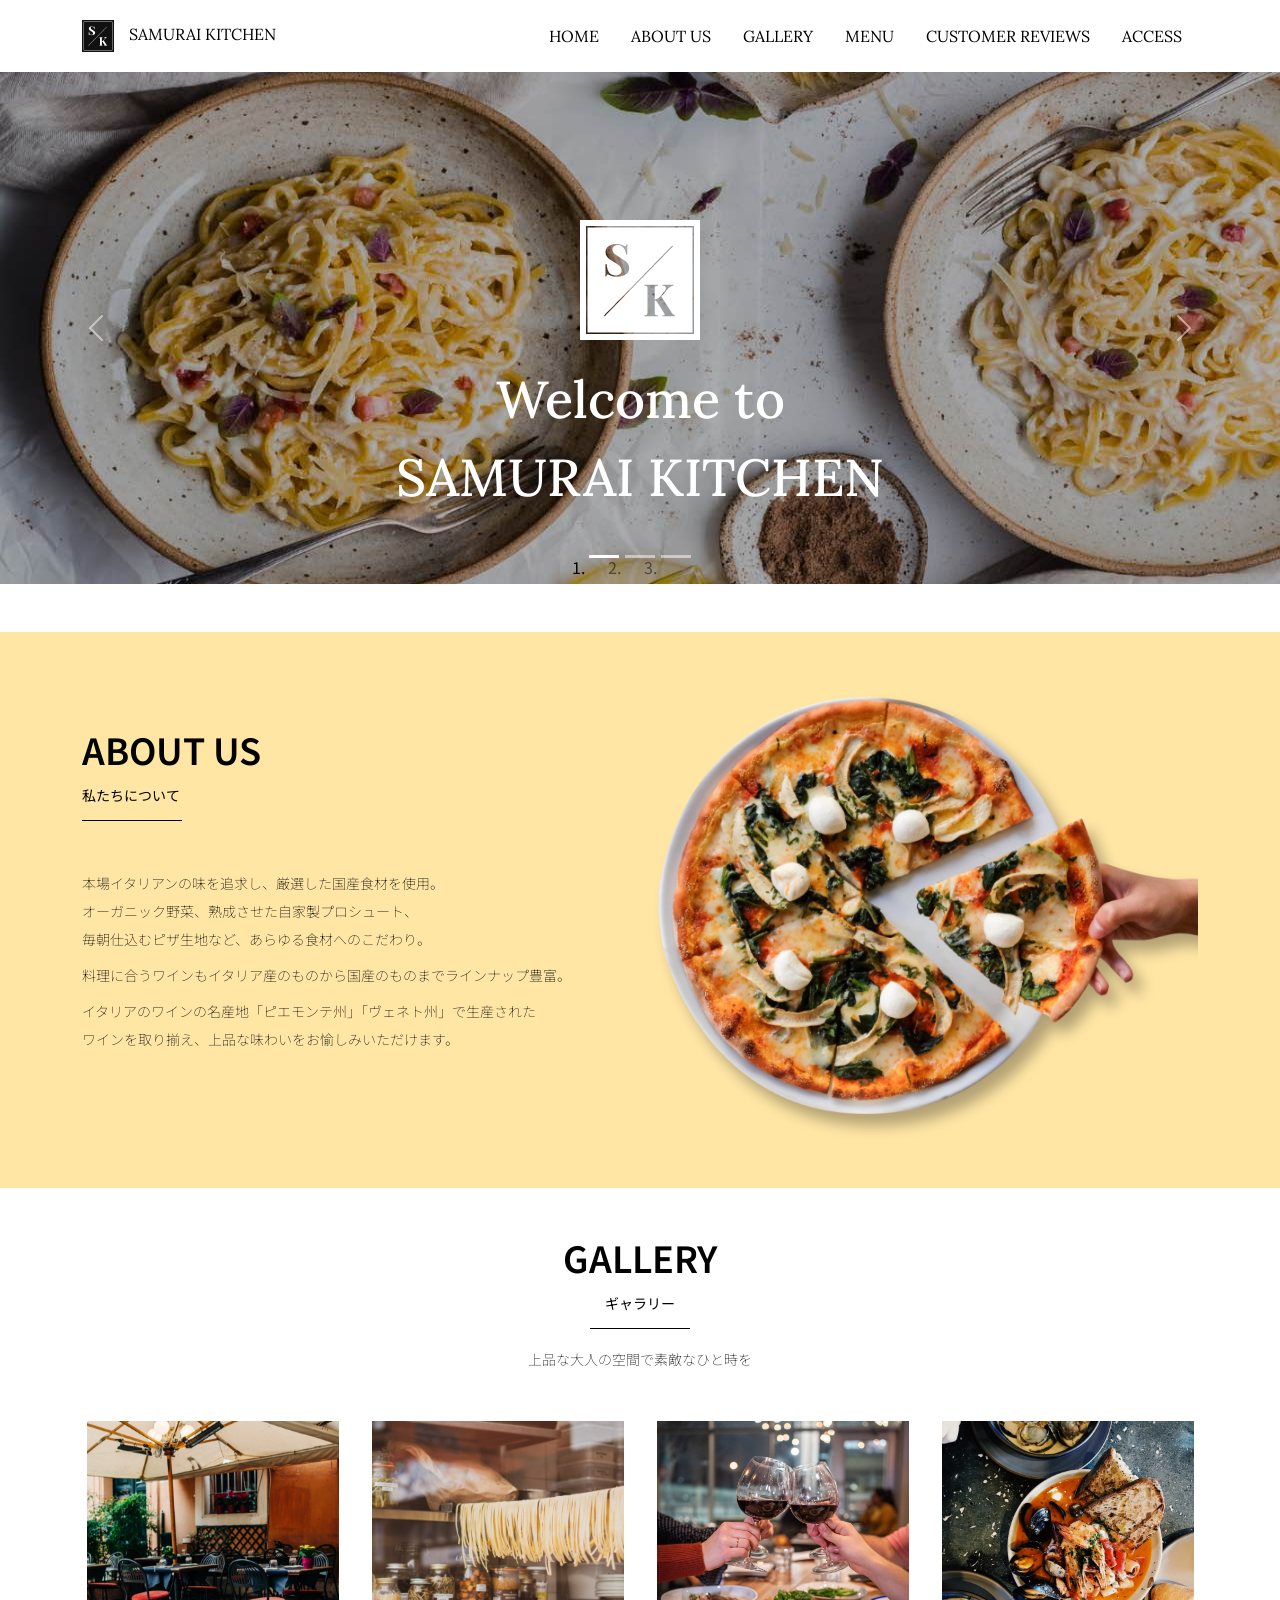
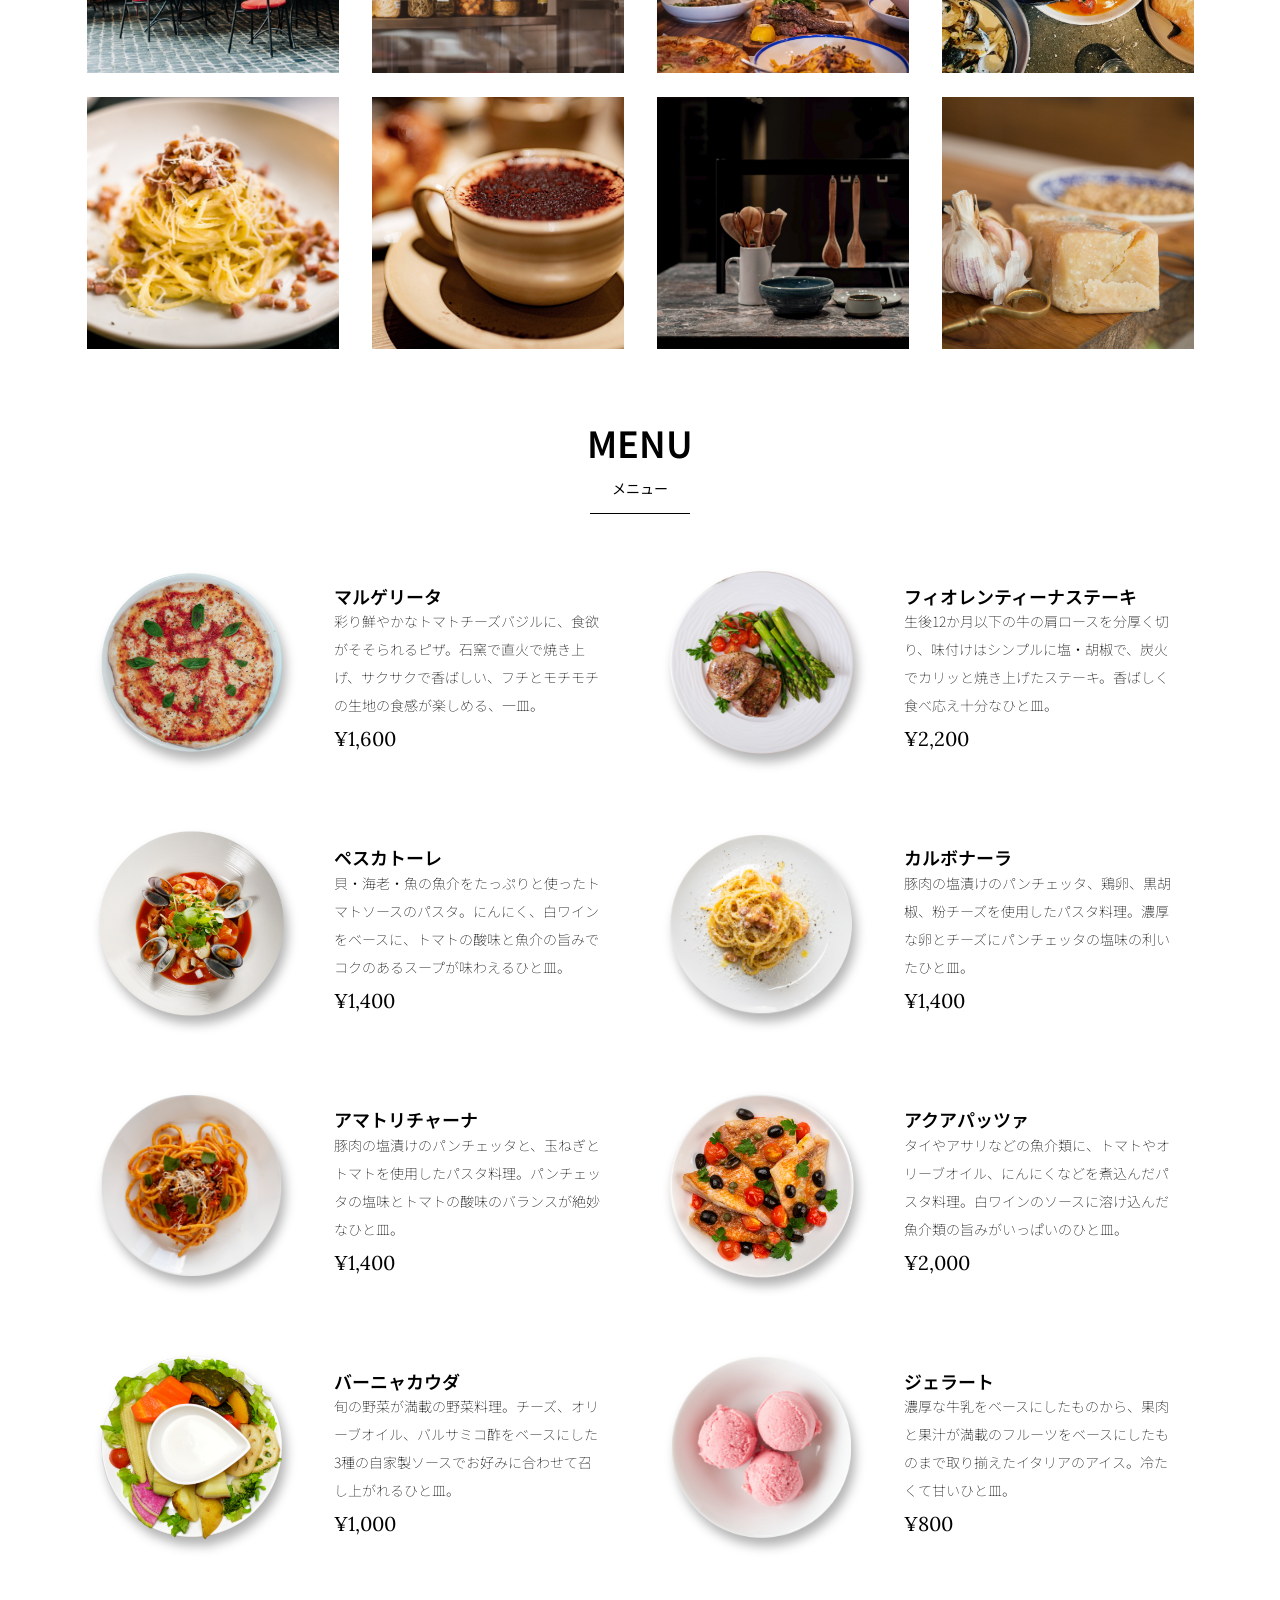
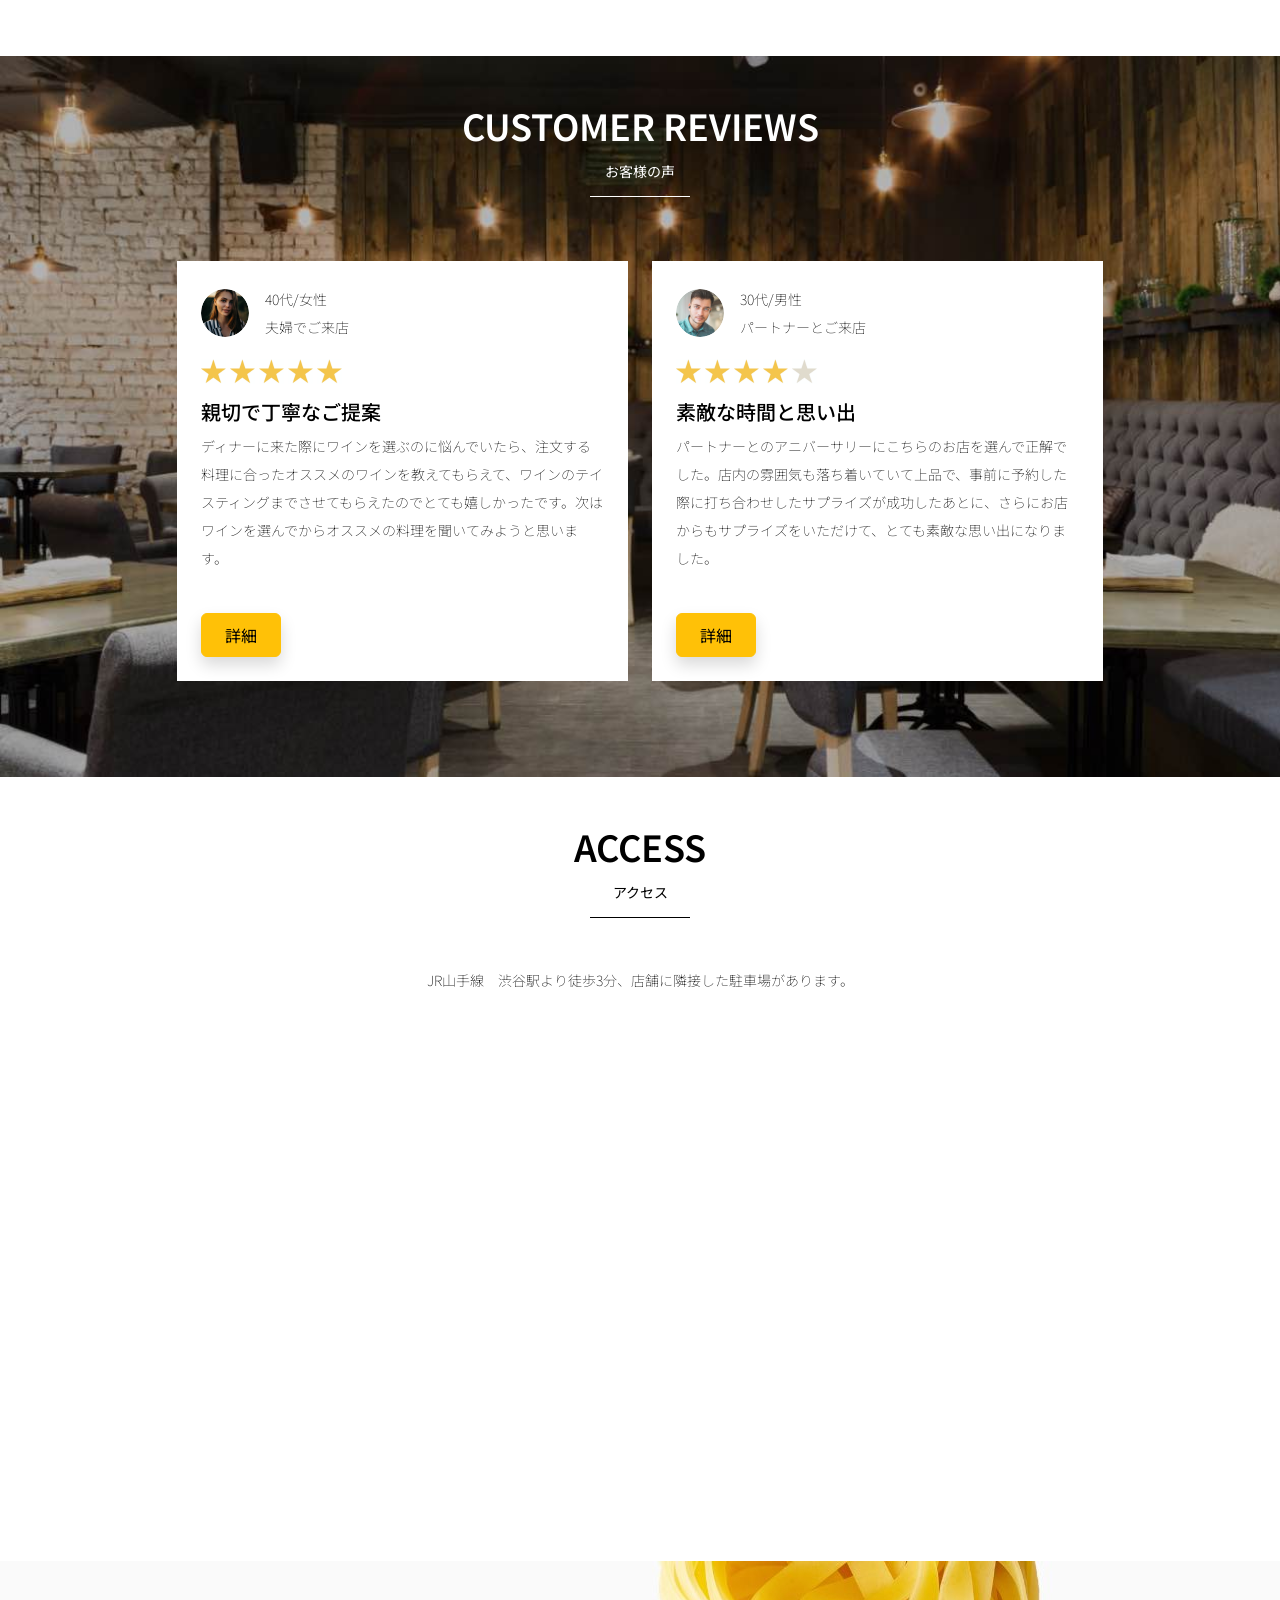
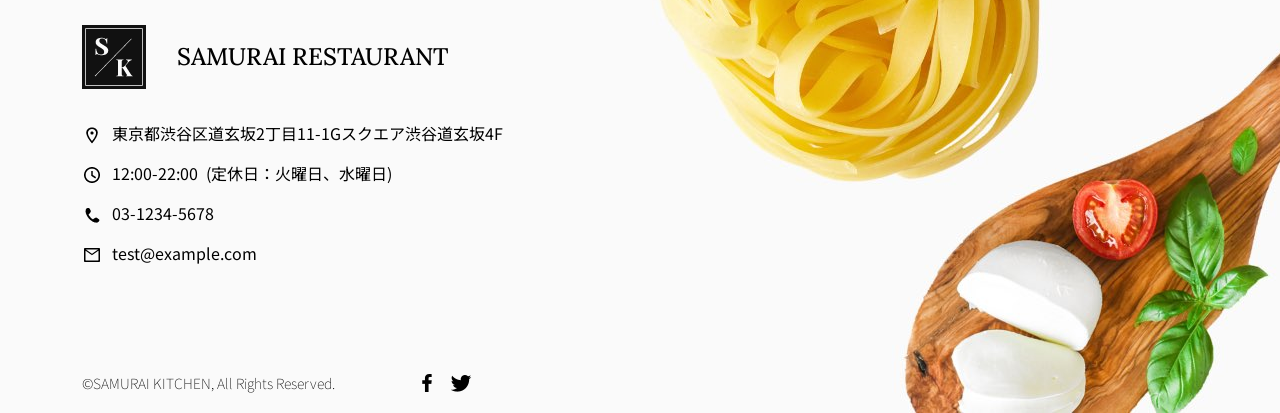
<file: kadai_tutorial_output/index.html>
<!doctype html>
<html lang="ja">

<head>
  <meta charset="utf-8">
  <!-- マルチデバイス対応 -->
  <meta name="viewport" content="width=device-width, initial-scale=1">
  <meta name="description" content="">
  <meta name="author" content="SAMURAI ENGINEER">
  <title>SAMURAI XD_HTML教材</title>

  <!-- 先にBootstrapのCSSを読み込む -->
  <!-- bootstrap.min.cssの読み込み -->
  <!-- BootstrapのCSSの読み込み -->
  <link href="https://cdn.jsdelivr.net/npm/bootstrap@5.0.0-beta1/dist/css/bootstrap.min.css" rel="stylesheet"
    integrity="sha384-giJF6kkoqNQ00vy+HMDP7azOuL0xtbfIcaT9wjKHr8RbDVddVHyTfAAsrekwKmP1" crossorigin="anonymous">
  
  <!-- bootstrap.bundle.min.jsの読み込み -->
  <!-- BootstrapのJavaScriptライブラリの読み込み -->
  <script src="https://cdn.jsdelivr.net/npm/bootstrap@5.0.0-beta1/dist/js/bootstrap.bundle.min.js"
    integrity="sha384-ygbV9kiqUc6oa4msXn9868pTtWMgiQaeYH7/t7LECLbyPA2x65Kgf80OJFdroafW" crossorigin="anonymous" defer>
  </script>

  <!-- Google Font読み込み -->
  <link rel="preconnect" href="https://fonts.gstatic.com">
  <link href="https://fonts.googleapis.com/css2?family=Lora&display=swap" rel="stylesheet">
  <link href="https://fonts.googleapis.com/css2?family=Noto+Sans+JP:wght@300&display=swap" rel="stylesheet">
  <!-- Font Awesome -->
  <link rel="stylesheet" href="https://use.fontawesome.com/releases/v5.1.0/css/all.css"
    integrity="sha384-lKuwvrZot6UHsBSfcMvOkWwlCMgc0TaWr+30HWe3a4ltaBwTZhyTEggF5tJv8tbt" crossorigin="anonymous">

  <!-- Bootstrapの読み込みのlinkタグよりも後ろに、style.cssを読み込むlinkタグを記述する -->
  <!-- 今回作成する styles.cssの読み込み -->
  <link href="stylesheet/style.css" rel="stylesheet">
  <!-- -->
</head>

<body>
  <main>
    <!-- ナビゲーションバー開始 -->
    <!-- navbarでナビゲーションバー作成。navbar-expand-lgで画面幅が広いときハンバーガーボタンを非表示。 -->
    <nav class="navbar navbar-expand-lg">

      <!-- navbarのコンテナ -->
      <div class="container">

        <!-- navbar-brandはロゴ部分。独自クラスのmy_navbar_brandで細かな調整。 -->
        <a class="navbar-brand my_navbar_brand">

          <!-- ロゴのアイコンを配置。navbar_brand_logoは独自クラス。 -->
          <img class="img-fluid navbar_brand_logo" src="img/site_logo.png" alt="サイトアイコン"><span>SAMURAI KITCHEN</span>
        </a>

        <!-- navbar-togglerはハンバーガーボタンを表示・非表示にするクラス。 -->
        <div class="navbar-toggler hamburger_menu" data-bs-toggle="collapse" data-bs-target="#navbarNav"
            aria-controls="navbarNav" aria-expanded="false" aria-label="Toggle navigation">
          <input type="checkbox" id="hamburger_btn_check">
          <label for="hamburger_btn_check" class="hamburger_btn">
            <img class="btn_open" src="img/button_open.png" alt="ナビゲーションバーのボタン">
            <img class="btn_close" src="img/button_close.png" alt="ナビゲーションバーのボタン">
          </label>
        </div>

        <!-- これ以降がナビゲーションメニュー部分。説明は後述。 -->
        <div class="collapse navbar-collapse justify-content-end" id="navbarNav">
          <ul class="navbar-nav">
            <li class="nav-item px-2">
              <a class="nav-link my_nav_link my-2" aria-current="page" href="#">HOME</a>
            </li>

            <li class="nav-item px-2">
              <a class="nav-link my_nav_link my-2" href="#about">ABOUT US</a>
            </li>

            <li class="nav-item px-2">
              <a class="nav-link my_nav_link my-2" href="#gallery">GALLERY</a>
            </li>

            <li class="nav-item px-2">
              <a class="nav-link my_nav_link my-2" href="#menu">MENU</a>
            </li>

            <li class="nav-item px-2">
              <a class="nav-link my_nav_link my-2" href="#review">CUSTOMER REVIEWS</a>
            </li>

            <li class="nav-item px-2">
              <a class="nav-link my_nav_link my-2" href="#access">ACCESS</a>
            </li>
             
          </ul>
        </div>
      </div>
    </nav>
    <!-- ナビゲーションバー終了 -->

    <!-- カルーセル開始 -->

    <!-- カルーセル部分 -->
    <!-- idのmyCarouselはインジケーター部分のdata-bs-targetと紐付く必要がある。mb-5で下方向に余白追加。 -->
    <div id="myCarousel" class="carousel slide mb-5" data-bs-ride="carousel">

      <!-- インジケーター部分 -->
      <ol class="carousel-indicators">
        <!-- この箇所を前述のidは紐付いている。data-bs-slide-toの番号がカルーセルの順番。 -->
        <li data-bs-target="#myCarousel" data-bs-slide-to="0" class="active"></li>
        <li data-bs-target="#myCarousel" data-bs-slide-to="1"></li>
        <li data-bs-target="#myCarousel" data-bs-slide-to="2"></li>
      </ol>

      <div class="carousel-inner">
        <!-- カルーセル1枚目 -->
        <div class="carousel-item active">
          <img src="img/slider-1.jpg" alt="SAMURAI KITCHEN-1">
          <div class="carousel-caption">

            <!-- 独自のクラスで位置とフォントを変更 -->
            <h1 class="my_carousel_caption">
              Welcome to<br>
              SAMURAI KITCHEN
            </h1>
          </div>
        </div>

        <!-- カルーセル2枚目 -->
        <div class="carousel-item">
          <img src="img/slider-2.jpg" alt="サンプル画像">
          <div class="carousel-caption">
            <h1 class="my_carousel_caption">
              The fabulous combination of&nbsp;wine&nbsp;and&nbsp;food
            </h1>
          </div>
        </div>
        <!-- カルーセル3枚目 -->
        <div class="carousel-item">
          <img src="img/slider-3.jpg" alt="サンプル画像">
          <div class="carousel-caption">
            <h1 class="my_carousel_caption">Get the Italian taste<br>
              at the SAMURAI&nbsp;KITCHEN
            </h1>
          </div>
        </div>
      </div>


      <!-- コントロールボタン　左側 -->
      <a class="carousel-control-prev" href="#myCarousel" role="button" data-bs-slide="prev">
        <span class="carousel-control-prev-icon" aria-hidden="true"></span>
        <span class="visually-hidden">Previous</span>
      </a>

      <!-- コントロールボタン　右側 -->
      <a class="carousel-control-next" href="#myCarousel" role="button" data-bs-slide="next">
        <span class="carousel-control-next-icon" aria-hidden="true"></span>
        <span class="visually-hidden">Next</span>
      </a>
    </div>

    <!-- カルーセル終了 -->


    <!-- アバウトセクション開始 -->
    <!-- idにはaboutを設定 -->
    <section class="about_us_bg" id="about">

      <!-- コンテンツの中央揃え。上下方向のパディング（サイズ5）。下方向にマージン（サイズ5）。 -->
      <div class="container py-5 mb-5">

        <!-- rowクラス（行） -->
        <div class="row">

          <!-- 左側カラム（6/12分割） -->
          <div class="col-lg-6 text-left">

            <!-- 上下方向にパディング（サイズ5） -->
            <div class="py-5">

              <!-- 下方向にマージン（サイズ5） -->
              <h2 class="section_title about mb-5">
                ABOUT US
              </h2>
              <!-- 下方向にマージン（サイズ2） -->
              <p class="mb-2">
                本場イタリアンの味を追求し、厳選した国産食材を使用。<br>
                オーガニック野菜、熟成させた自家製プロシュート、<br>
                毎朝仕込むピザ生地など、あらゆる食材へのこだわり。<br>
              </p>

              <!-- 下方向にマージン（サイズ2） -->
              <p class="mb-2">
                料理に合うワインもイタリア産のものから国産のものまでラインナップ豊富。<br>
              </p>

              <!-- 下方向にマージン（サイズ2） -->
              <p class="mb-2">
                イタリアのワインの名産地「ピエモンテ州」「ヴェネト州」で生産された<br>
                ワインを取り揃え、上品な味わいをお愉しみいただけます。<br>
              </p>
            </div>
          </div>

          <!-- 右側カラム（6/12分割） -->
          <div class="col-lg-6">

            <!-- 画像を配置 -->
            <img src="img/img-about-us.png" class="img-fluid" alt="pizza">
          </div>
        </div>
      </div>

    </section>
    <!-- アバウトセクション終了 -->


    <!-- ギャラリーセクション開始 -->
    <section id="gallery">
      <div class="container mb-5">
        <h2 class="mb-3 section_title gallery text-center">GALLERY</h2>
        <p class="text-center mb-5">
          上品な大人の空間で素敵なひと時を
        </p>

        <div class="row">
          <div class="col-6 col-lg-3 mb-4 d-flex justify-content-center">
            <img class="img-fluid" src="img/gallery-1.jpg" alt="サンプル画像"> 
          </div>
          
          <div class="col-6 col-lg-3 mb-4 d-flex justify-content-center">
            <img class="img-fluid" src="img/gallery-2.jpg" alt="サンプル画像"> 
          </div>

          <div class="col-6 col-lg-3 mb-4 d-flex justify-content-center">
            <img class="img-fluid" src="img/gallery-3.jpg" alt="サンプル画像"> 
          </div>

          <div class="col-6 col-lg-3 mb-4 d-flex justify-content-center">
            <img class="img-fluid" src="img/gallery-4.jpg" alt="サンプル画像"> 
          </div>

          <div class="col-6 col-lg-3 mb-4 d-flex justify-content-center">
            <img class="img-fluid" src="img/gallery-5.jpg" alt="サンプル画像"> 
          </div>

          <div class="col-6 col-lg-3 mb-4 d-flex justify-content-center">
            <img class="img-fluid" src="img/gallery-6.jpg" alt="サンプル画像"> 
          </div>

          <div class="col-6 col-lg-3 mb-4 d-flex justify-content-center">
            <img class="img-fluid" src="img/gallery-7.jpg" alt="サンプル画像"> 
          </div>

          <div class="col-6 col-lg-3 mb-4 d-flex justify-content-center">
            <img class="img-fluid" src="img/gallery-8.jpg" alt="サンプル画像"> 
          </div>

        </div>
      </div>
    </section>
    <!-- ギャラリーセクション終了 -->


    <!-- メニューセクション -->
    <section id="menu">
      <!-- タイトル文字部分のコンテナ -->
      <div class="container">
        <div class="row">
          <div class="col-lg-12">

            <!-- タイトル中央揃え、マージンを下方向へ5 -->
            <h2 class="section_title menu text-center mb-5">MENU</h2>
          </div>
        </div>
      </div>

      <!-- メニュー部分のコンテナ -->
      <!-- 下方向にマージン5 -->
      <div class="container mb-5">
        <div class="row">

          <!-- 左側メニュー -->
          <div class="col-12 col-lg-6">

            <!-- さらに子要素を5:7で分割 -->
            <!-- カラム間のパディングをなくす。下方向にマージン4 -->
            <div class="row g-0 mb-4">
              <!-- 画像中央揃え -->
              <div class="col-12 col-lg-5 text-center">

                <!-- 左側メニュー画像部分 -->
                <!-- 画像がカラムをはみ出ないようにする -->
                <img src="img/margherita.png" class="img-fluid" alt="マルゲリータ">
              </div>

              <!-- 右側テキスト部分 -->
              <!-- 全体的にパディング4 -->
              <div class="col-12 col-lg-7 p-4">
                <!-- 下方向のマージン0 文字を小さくするmenu_title独自のクラスを追加 -->
                <h4 class="mb-0 menu_title">マルゲリータ</h4>
                <!-- 縦方向の中央揃え -->
                <p class="my-auto">彩り鮮やかなトマトチーズバジルに、食欲がそそられるピザ。石窯で直火で焼き上げ、サクサクで香ばしい、フチとモチモチの生地の食感が楽しめる、一皿。</p>
                <!-- フォントを変更する独自のクラスを追加 -->
                <p class="menu_price">¥1,600</p>
              </div>
            </div>
          </div>

          <!-- 右側部分メニュー。上記と同じ内容なのでコメント省略 -->
          <div class="col-12 col-lg-6">
            <div class="row g-0 mb-4">
              <div class="col-12 col-lg-5 text-center">
                <img src="img/steak.png" class="img-fluid" alt="フィオレンティーナステーキ">
              </div>
              <div class="col-12 col-lg-7 p-4">
                <h4 class="mb-0 menu_title">フィオレンティーナステーキ</h4>
                <p class="my-auto">生後12か月以下の牛の肩ロースを分厚く切り、味付けはシンプルに塩・胡椒で、炭火でカリッと焼き上げたステーキ。香ばしく食べ応え十分なひと皿。</p>
                <p class="menu_price">¥2,200</p>
              </div>
            </div>
          </div>
          <!-- 以降、メニューの数だけ同じコード繰り返し記載 -->
          <div class="col-12 col-lg-6">
            <div class="row g-0 mb-4">
              <div class="col-12 col-lg-5 text-center">
                <img src="img/pescatore.png" class="img-fluid" alt="ペスカトーレ">
              </div>
              <div class="col-12 col-lg-7 p-4">
                <h4 class="mb-0 menu_title">ペスカトーレ</h4>
                <p class="my-auto">貝・海老・魚の魚介をたっぷりと使ったトマトソースのパスタ。にんにく、白ワインをベースに、トマトの酸味と魚介の旨みでコクのあるスープが味わえるひと皿。</p>
                <p class="menu_price">¥1,400</p>
              </div>
            </div>
          </div>
          <div class="col-12 col-lg-6">
            <div class="row g-0 mb-4">
              <div class="col-12 col-lg-5 text-center">
                <img src="img/carbonara.png" class="img-fluid" alt="カルボナーラ">
              </div>
              <div class="col-12 col-lg-7 p-4">
                <h4 class="mb-0 menu_title">カルボナーラ</h4>
                <p class="my-auto">豚肉の塩漬けのパンチェッタ、鶏卵、黒胡椒、粉チーズを使用したパスタ料理。濃厚な卵とチーズにパンチェッタの塩味の利いたひと皿。</p>
                <p class="menu_price">¥1,400</p>
              </div>
            </div>
          </div>
          <div class="col-12 col-lg-6">
            <div class="row g-0 mb-4">
              <div class="col-12 col-lg-5 text-center">
                <img src="img/amatriciana.png" class="img-fluid" alt="アマトリチャーナ">
              </div>
              <div class="col-12 col-lg-7 p-4">
                <h4 class="mb-0 menu_title">アマトリチャーナ</h4>
                <p class="my-auto">豚肉の塩漬けのパンチェッタと、玉ねぎとトマトを使用したパスタ料理。パンチェッタの塩味とトマトの酸味のバランスが絶妙なひと皿。</p>
                <p class="menu_price">¥1,400</p>
              </div>
            </div>
          </div>
          <div class="col-12 col-lg-6">
            <div class="row g-0 mb-4">
              <div class="col-12 col-lg-5 text-center">
                <img src="img/acqua-pazza.png" class="img-fluid" alt="アクアパッツァ">
              </div>
              <div class="col-12 col-lg-7 p-4">
                <h4 class="mb-0 menu_title">アクアパッツァ</h4>
                <p class="my-auto">タイやアサリなどの魚介類に、トマトやオリーブオイル、にんにくなどを煮込んだパスタ料理。白ワインのソースに溶け込んだ魚介類の旨みがいっぱいのひと皿。</p>
                <p class="menu_price">¥2,000</p>
              </div>
            </div>
          </div>
          <div class="col-12 col-lg-6">
            <div class="row g-0 mb-4">
              <div class="col-12 col-lg-5 text-center">
                <img src="img/bagna-cauda.png" class="img-fluid" alt="バーニャカウダ">
              </div>
              <div class="col-12 col-lg-7 p-4">
                <h4 class="mb-0 menu_title">バーニャカウダ</h4>
                <p class="my-auto">旬の野菜が満載の野菜料理。チーズ、オリーブオイル、バルサミコ酢をベースにした3種の自家製ソースでお好みに合わせて召し上がれるひと皿。</p>
                <p class="menu_price">¥1,000</p>
              </div>
            </div>
          </div>
          <div class="col-12 col-lg-6">
            <div class="row g-0 mb-4">
              <div class="col-12 col-lg-5 text-center">
                <img src="img/gelato.png" class="img-fluid" alt="ジェラート">
              </div>
              <div class="col-12 col-lg-7 p-4">
                <h4 class="mb-0 menu_title">ジェラート</h4>
                <p class="my-auto">濃厚な牛乳をベースにしたものから、果肉と果汁が満載のフルーツをベースにしたものまで取り揃えたイタリアのアイス。冷たくて甘いひと皿。</p>
                <p class="menu_price">¥800</p>
              </div>
            </div>
          </div>

        </div>
      </div>

    </section>
    <!-- メニューセクション終了 -->


    <!-- レビューセクション開始 -->
    <section id="review">

      <!-- review_wrapper で背景画像を設定します -->
      <div class="review_wrapper">

        <!-- container部分 -->
        <div class="container py-5 mb-5">

          <!-- 中央揃えでタイトルを表示 -->
          <div class="text-center mb-5">
            <h2 class="section_title review text-center text-white">CUSTOMER REVIEWS</h2>
          </div>

          <!-- row部分：左右のカラムを中央揃え -->
          <div class="row pb-5 justify-content-center">

            <!-- 左側カラム -->
            <div class="col-12 col-lg-5 mt-3">

              <!-- 背景を白色に設定 -->
              <!-- h_420 クラスで白枠の高さを修正します -->
              <div class="bg-white h_420">

                <!-- 内側にパディング4 -->
                <div class="p-4">

                  <!-- 顔写真を年齢などのテキストはd-flexで横並びにする　中央揃え -->
                  <div class="d-flex align-items-center">
                    <!-- お客様の画像を配置 -->
                    <!-- reviewer_img クラスで画像サイズを変数します -->
                    <img src="img/customer-woman.png" class="reviewer_img" alt="サンプル画像">
                    <div>
                      <!-- お客様情報のテキスト -->
                      <p class="my-0">40代/女性</p>
                      <p class="my-0">夫婦でご来店</p>
                    </div>
                  </div>

                  <div class="my-3">
                    <!-- 星の画像を表示 -->
                    <!-- star_img クラスで画像サイズを変更 -->
                    <img src="img/star-point.png" class="star_img" alt="star">
                    <img src="img/star-point.png" class="star_img" alt="star">
                    <img src="img/star-point.png" class="star_img" alt="star">
                    <img src="img/star-point.png" class="star_img" alt="star">
                    <img src="img/star-point.png" class="star_img" alt="star">
                  </div>

                  <!-- レビュータイトル -->
                  <h5>親切で丁寧なご提案</h5>
                  <!-- レビュー内容 -->
                  <p>
                    ディナーに来た際にワインを選ぶのに悩んでいたら、注文する料理に合ったオススメのワインを教えてもらえて、ワインのテイスティングまでさせてもらえたのでとても嬉しかったです。次はワインを選んでからオススメの料理を聞いてみようと思います。
                  </p>

                  <!-- 黄色のボタンを配置 -->
                  <button type="button" class="btn btn-warning shadow fix_bottom">詳細</button>
                </div>
              </div>
            </div>

            <!-- 右側カラム：左側カラムと内容が同じなので説明は省略 -->
            <div class="col-12 col-lg-5 mt-3">
              <div class="bg-white h_420">
                <div class="p-4">
                  <div class="d-flex align-items-center">
                    <img src="img/customer-man.png" class="reviewer_img" alt="サンプル画像">
                    <div>
                      <p class="my-0">30代/男性</p>
                      <p class="my-0">パートナーとご来店</p>
                    </div>
                  </div>
                  <div class="my-3">
                    <img src="img/star-point.png" class="star_img" alt="star">
                    <img src="img/star-point.png" class="star_img" alt="star">
                    <img src="img/star-point.png" class="star_img" alt="star">
                    <img src="img/star-point.png" class="star_img" alt="star">
                    <img src="img/star-no-point.png" class="star_img" alt="no-star">
                  </div>
                  <h5>素敵な時間と思い出</h5>
                  <p>
                    パートナーとのアニバーサリーにこちらのお店を選んで正解でした。店内の雰囲気も落ち着いていて上品で、事前に予約した際に打ち合わせしたサプライズが成功したあとに、さらにお店からもサプライズをいただけて、とても素敵な思い出になりました。
                  </p>
                  <button type="button" class="btn btn-warning shadow fix_bottom">詳細</button>
                </div>
              </div>
            </div>
          </div>
        </div>
      </div>
    </section>
    <!-- レビューセクション終了 -->


    <!-- アクセスセクション開始 -->
    <section id="access">
      <div class="container">

        <div class="row">
          <div class="col-lg-12 text-center mb-5">
            <h2 class="section_title text-center access mb-5">ACCESS</h2>
            <p>JR山手線　渋谷駅より徒歩3分、店舗に隣接した駐車場があります。</p>
          </div>
        </div>
      </div>

      <div class="container mb-5 px-2">
        <!-- この部分にマップを配置 -->
        <!-- 横幅100% 高さ50vh -->
        <iframe
          src="https://www.google.com/maps/embed?pb=!1m18!1m12!1m3!1d25930.232182244392!2d139.7288940820294!3d35.67013104577498!2m3!1f0!2f0!3f0!3m2!1i1024!2i768!4f13.1!3m3!1m2!1s0x60188b602972bb83%3A0xa6b553df33a5bd04!2zU0FNVVJBSSBFTkdJTkVFUiDkvo3jgqjjg7Pjgrjjg4vjgqI!5e0!3m2!1sja!2sjp!4v1791208371844!5m2!1sja!2sjp"
          class="w-100" style="height: 50vh;" loading="lazy"></iframe> 
      </div>
    </section>
    <!-- アクセスセクション終了 -->


    <!-- フッター開始 -->
    <footer id="footer">
      <div class="container">
        <div class="row">

          <!-- 2カラムに分けたレイアウトの左側カラム -->
          <!-- 親要素にposition-relativeを設定 -->
          <div class="col-12 col-lg-6 position-relative">

            <!-- 左側カラムのレイアウトをさらに分けるためにrowを使用 -->
            <div class="row pt-5">

              <!-- 画面をさらに2:10に分割 -->
              <!-- ここは2:10の2の部分 -->
              <div class="col-lg-2 text-center my-3">

                <!-- サイトロゴ -->
                <!-- footer_brand_logoの独自クラスを追加 -->
                <img class="img-fluid footer_brand_logo" src="img/site_logo.png" alt="サンプル画像">
              </div>

              <!-- ここは2:10の10の部分 -->
              <div class="col-lg-10 align-self-center my-3">
                <!-- タイトル文字 -->
                <!-- footer_textの独自クラスを追加してフォント等を変更 -->
                <h2 class="m-0 footer_text">SAMURAI RESTAURANT</h2>
              </div>
            </div>

            <!-- 営業時間などのテキストを追加 -->
            <!-- 独自クラスrestaurant_infoを追加 -->
            <div class="restaurant_info py-3">
              <!-- 住所部分 -->
              <div class="d-flex mb-3">
                <img src="img/icon-Marker.png" alt="marker">
                <p class="p-0 m-0">東京都渋谷区道玄坂2丁目11-1Gスクエア渋谷道玄坂4F</p>
              </div>
              <!-- 営業時間部分 -->
              <div class="d-flex mb-3">
                <img src="img/icon-Clock.png" alt="clock">
                <p class="p-0 m-0">12:00-22:00&nbsp;&nbsp;(定休日：火曜日、水曜日)</p>
              </div>
              <!-- 電話番号部分 -->
              <div class="d-flex mb-3">
                <img src="img/icon-Phone.png" alt="phone">
                <p class="p-0 m-0">03-1234-5678</p>
              </div>
              <!-- E-mail部分 -->
              <div class="d-flex mb-3">
                <img src="img/icon-Mail.png" alt="mail">
                <p class="p-0 m-0">test@example.com</p>
              </div>
            </div>

            <!-- コピーライトを追加 -->
            <!-- copy_rightクラスでabsoluteを設定。align-items-centerで上下中央揃え。 -->
            <div class="copy_right align-items-center">
              <p>
                ©SAMURAI KITCHEN, All Rights Reserved.
              </p>

              <!-- SNSアイコンを表示 -->
              <!-- SNSアイコンに独自クラスsns_imgを追加 -->
              <img src="img/icon-facebook.png" class="sns_img" alt="facebook">
              <img src="img/icon-twitter.png" class="sns_img" alt="twitter">
            </div>
          </div>

          <!-- 2カラムに分けたレイアウトの右側カラム -->
          <div class="col-12 col-lg-6 d-none d-lg-block">
            <!-- 背景画像を表示 -->
            <img src="img/background-footer.jpg" alt="背景画像">
          </div>
        </div>
      </div>
    </footer>
    <!-- フッター終了 -->


  </main>
</body>

</html>
</file>
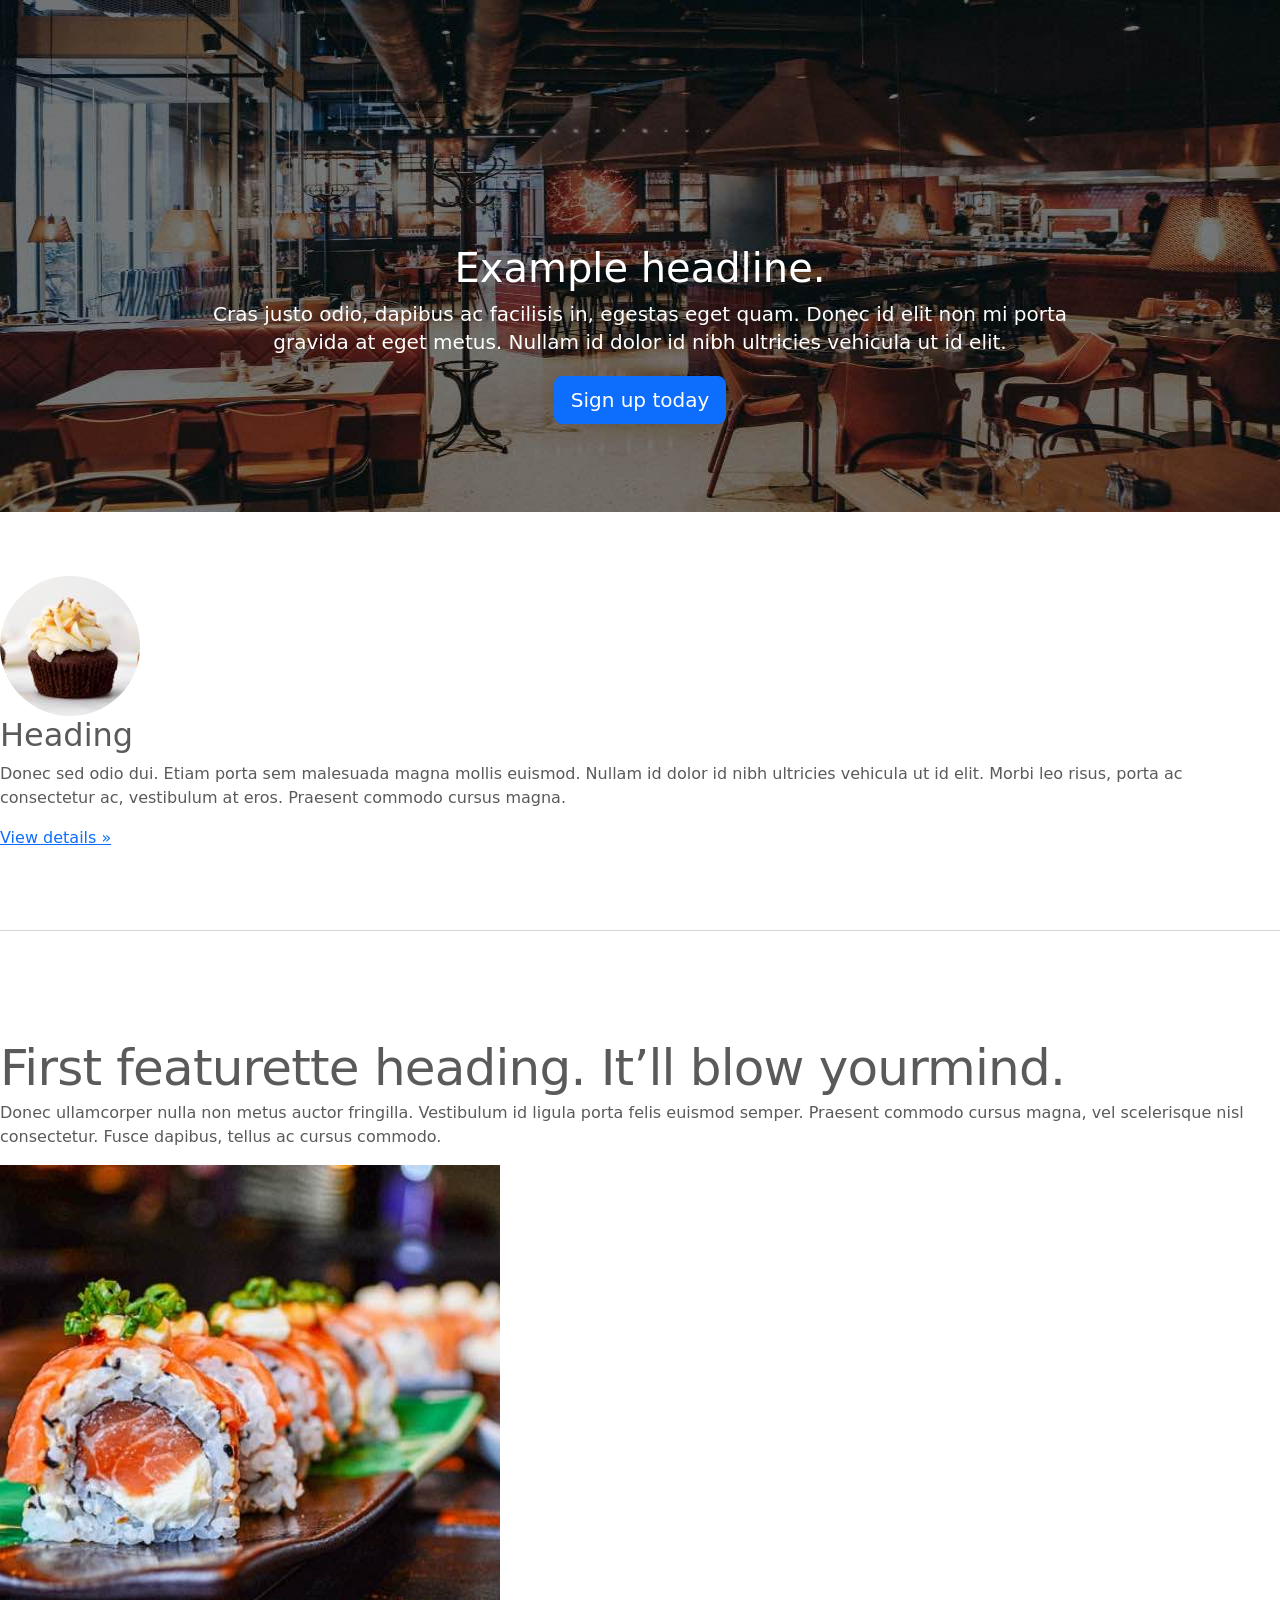
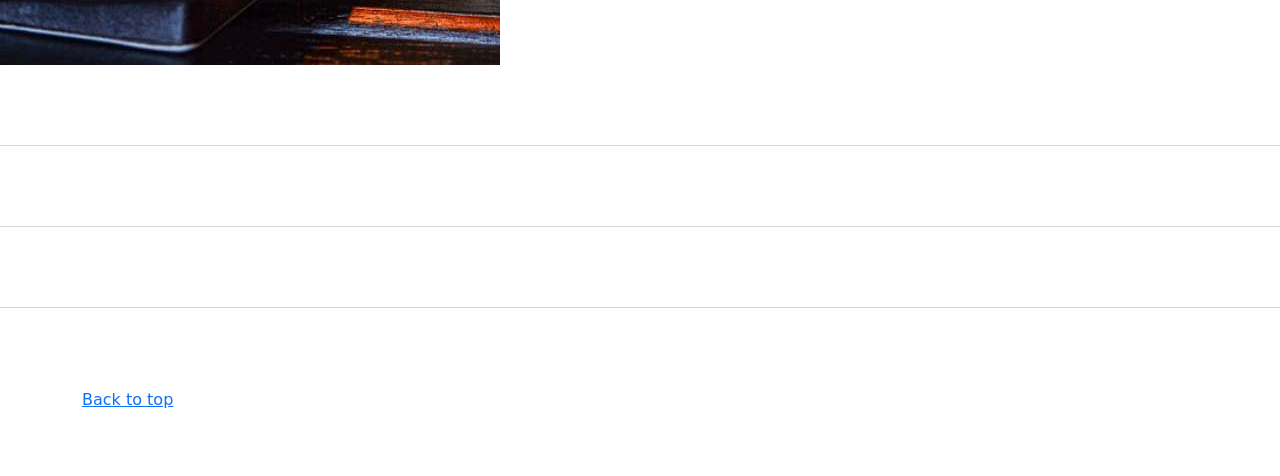
<file: kadai_003/index_for_student.html>
<!doctype html>
<html lang="en">
  <head>
    <meta charset="utf-8">
    <meta name="viewport" content="width=device-width, initial-scale=1">
    <meta name="description" content="">
    <meta name="author" content="Mark Otto, Jacob Thornton, and Bootstrap contributors">
    <meta name="generator" content="Hugo 0.79.0">
    <title>Carousel Template · Bootstrap v5.0</title>
    <link rel="canonical" href="https://getbootstrap.com/docs/5.0/examples/carousel/">
    <!-- ************************************************ bootstrap.min.cssの読み込み -->
    <link href="https://cdn.jsdelivr.net/npm/bootstrap@5.0.0-beta1/dist/css/bootstrap.min.css" rel="stylesheet" integrity="sha384-giJF6kkoqNQ00vy+HMDP7azOuL0xtbfIcaT9wjKHr8RbDVddVHyTfAAsrekwKmP1" crossorigin="anonymous">
    <!-- ************************************************ carousel.cssの読み込み -->
    <link href="carousel.css" rel="stylesheet">
    <!-- ************************************************ bootstrap.bundle.min.jsの読み込み -->
    <script src="https://cdn.jsdelivr.net/npm/bootstrap@5.0.0-beta1/dist/js/bootstrap.bundle.min.js" integrity="sha384-ygbV9kiqUc6oa4msXn9868pTtWMgiQaeYH7/t7LECLbyPA2x65Kgf80OJFdroafW" crossorigin="anonymous" defer></script>
  </head>
  <body>
    <main>
      <!-- ************************************************ カールセル開始 -->
      <!-- <div id="myCarousel" class="carousel slide" data-bs-ride="carousel"> -->
      <div id="myCarousel" class="carousel slide carousel-fade" data-bs-ride="carousel">
        <!-- <div class="carousel-inner"> -->
        <div class="carousel-inner">
          <!-- <div class="carousel-item active"> -->
          <div class="carousel-item active">
            <img src="img/top_1.jpg" alt="サンプル画像1">
            <div class="container">
              <!-- <div class="carousel-caption"> -->
              <div class="carousel-caption">
                <h1>Example headline.</h1>
                <p>Cras justo odio, dapibus ac facilisis in, egestas eget quam. Donec id elit non mi porta gravida at eget
                  metus. Nullam id dolor id nibh ultricies vehicula ut id elit.</p>
                <!-- <p><a class="btn btn-lg btn-primary" href="#" role="button">Sign up today</a></p> -->
                <p><a class="btn btn-lg btn-primary" href="#" role="button">Sign up today</a></p>
              </div>
            </div>
          </div>
          <div class="carousel-item">
            <img src="img/top_2.jpg" alt="サンプル画像2">
            <div class="container">
              <!-- <div class="carousel-caption"> -->
              <div class="carousel-caption">
                <h1>Example headline.</h1>
                <p>Cras justo odio, dapibus ac facilisis in, egestas eget quam. Donec id elit non mi porta gravida at eget
                  metus. Nullam id dolor id nibh ultricies vehicula ut id elit.</p>
                <!-- <p><a class="btn btn-lg btn-primary" href="#" role="button">Sign up today</a></p> -->
                <p><a class="btn btn-lg btn-primary" href="#" role="button">Sign up today</a></p>
              </div>
            </div>
          </div>
          <div class="carousel-item">
            <img src="img/top_3.jpg" alt="サンプル画像3">
            <div class="container">
              <!-- <div class="carousel-caption"> -->
              <div class="carousel-caption">
                <h1>Example headline.</h1>
                <p>Cras justo odio, dapibus ac facilisis in, egestas eget quam. Donec id elit non mi porta gravida at eget
                  metus. Nullam id dolor id nibh ultricies vehicula ut id elit.</p>
                <!-- <p><a class="btn btn-lg btn-primary" href="#" role="button">Sign up today</a></p> -->
                <p><a class="btn btn-lg btn-primary" href="#" role="button">Sign up today</a></p>
              </div>
            </div>
          </div>
        </div>
      </div>
      <!-- ************************************************ カールセル終了 -->
      <!-- <div class="container marketing"> -->
      <div class="">
        <!-- <div class="row"> -->
        <div class="">
          <!-- <div class="col-lg-4"> -->
          <div class="">
            <img src="img/cake.jpg" class="rounded-circle" alt="サンプル画像2">
            <h2>Heading</h2>
            <p>Donec sed odio dui. Etiam porta sem malesuada magna mollis euismod. Nullam id dolor id nibh ultricies
              vehicula ut id elit. Morbi leo risus, porta ac consectetur ac, vestibulum at eros. Praesent commodo cursus
              magna.</p>
            <!-- <p><a class="btn btn-secondary" href="#" role="button">View details &raquo;</a></p> -->
            <p><a class="" href="#" role="button">View details &raquo;</a></p>
          </div>
        </div>
        <hr class="featurette-divider">
        <!-- <div class="row"> -->
        <div class="">
          <!-- <div class="col-md-7"> -->
          <div class="">
            <!-- <h2 class="featurette-heading">First featurette heading. <span class="text-muted">It’ll blow yourmind.</span> -->
            <h2 class="featurette-heading">First featurette heading. <span class="">It’ll blow yourmind.</span></h2>
            <!-- <p class="lead">Donec ullamcorper nulla non metus auctor fringilla. Vestibulum id ligula porta felis
              euismod
              semper. Praesent commodo cursus magna, vel scelerisque nisl consectetur. Fusce dapibus, tellus ac cursus
              commodo.</p> -->
            <p class="">
              Donec ullamcorper nulla non metus auctor fringilla. Vestibulum id ligula porta felis
              euismod
              semper. Praesent commodo cursus magna, vel scelerisque nisl consectetur. Fusce dapibus, tellus ac cursus
              commodo.
            </p>
          </div>
          <!-- <div class="col-md-5"> -->
          <div class="">
            <!-- <img src="img/sushi.jpg" class="img-fluid" alt=""> -->
            <img src="img/sushi.jpg" class="" alt="サンプル画像3">
          </div>
        </div>
        <hr class="featurette-divider">
        <!-- ここにもう一つ左右を反転させたものを作ります。 -->
        <hr class="featurette-divider">
        <!-- ここにもう一つ左右を反転させたものを作ります。 -->
        <hr class="featurette-divider">
        <footer class="container">
          <!-- <p class="float-end"><a href="#">Back to top</a></p> -->
          <p class=""><a href="#">Back to top</a></p>
        </footer>
      </div>
    </main>
  </body>

</html>
</file>
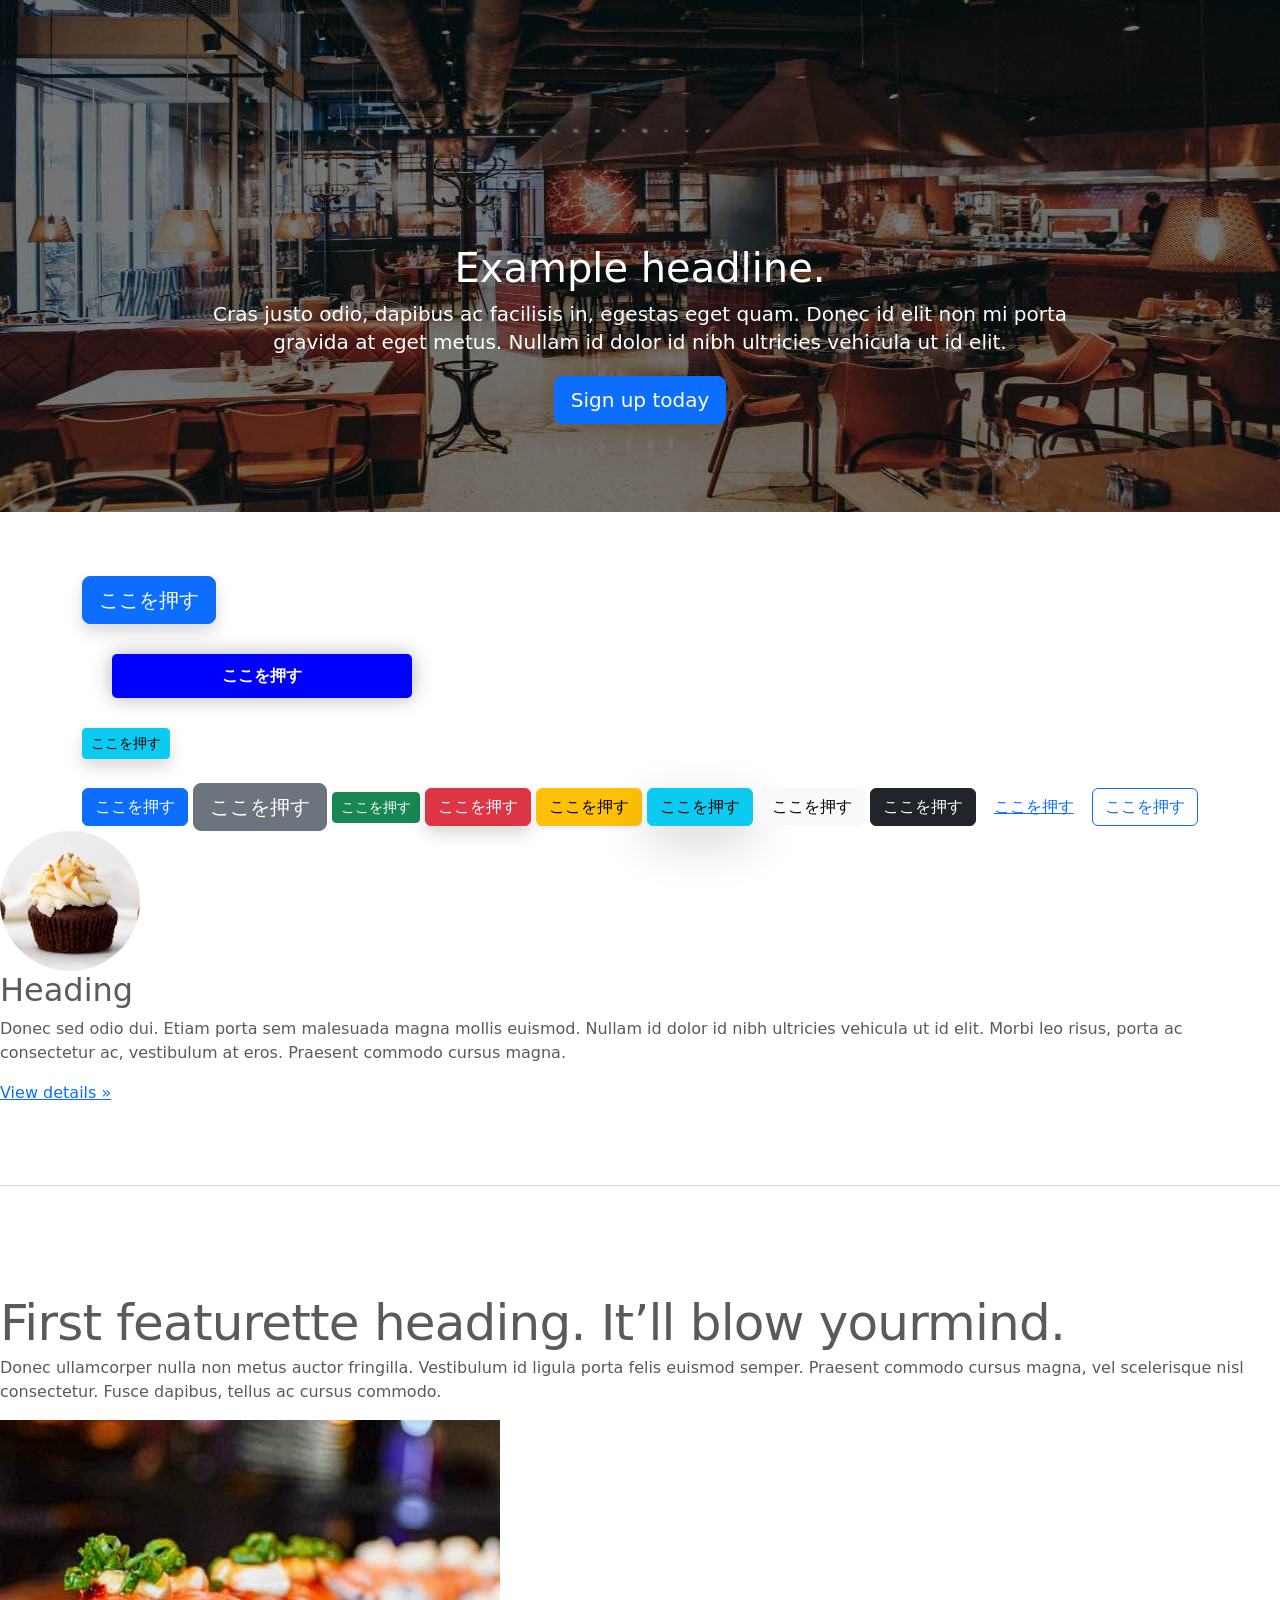
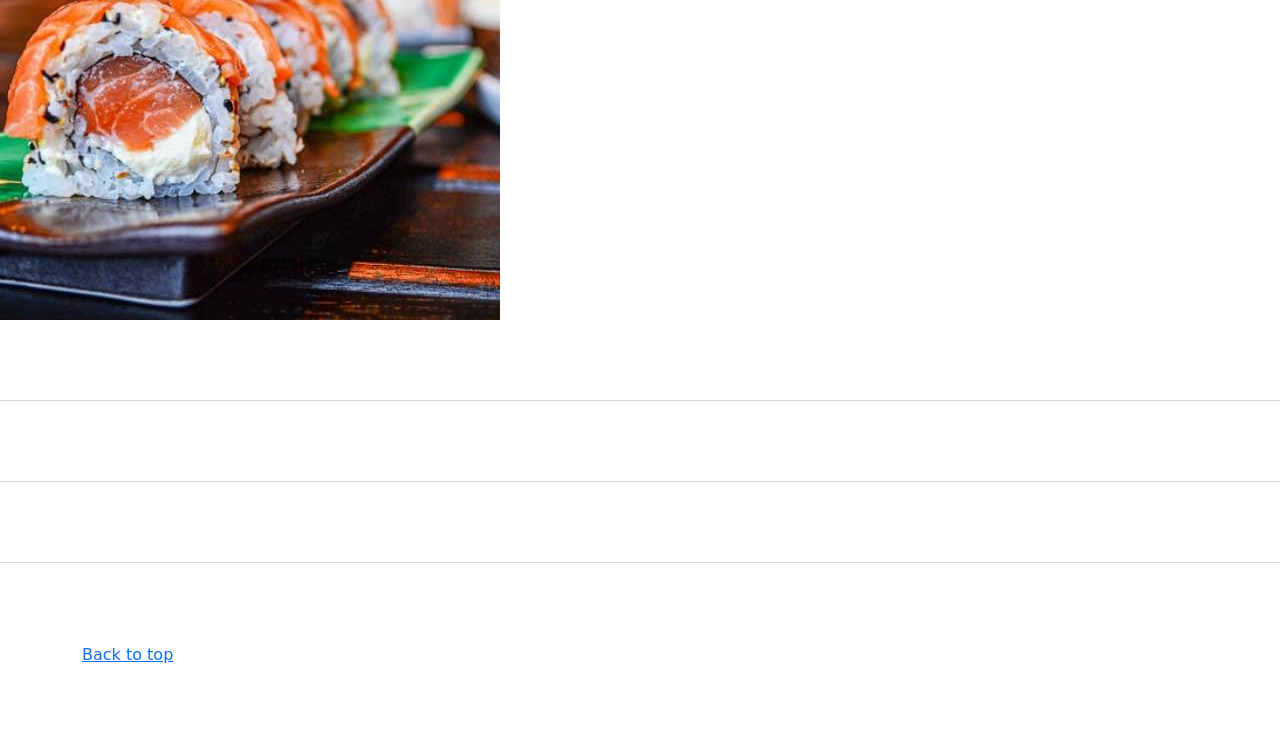
<file: kadai_004/index_for_student.html>
<!doctype html>
<html lang="en">
  <head>
    <meta charset="utf-8">
    <meta name="viewport" content="width=device-width, initial-scale=1">
    <meta name="description" content="">
    <meta name="author" content="Mark Otto, Jacob Thornton, and Bootstrap contributors">
    <meta name="generator" content="Hugo 0.79.0">
    <title>Carousel Template · Bootstrap v5.0</title>
    <link rel="canonical" href="https://getbootstrap.com/docs/5.0/examples/carousel/">
    <!-- ************************************************ bootstrap.min.cssの読み込み -->
    <link href="https://cdn.jsdelivr.net/npm/bootstrap@5.0.0-beta1/dist/css/bootstrap.min.css" rel="stylesheet" integrity="sha384-giJF6kkoqNQ00vy+HMDP7azOuL0xtbfIcaT9wjKHr8RbDVddVHyTfAAsrekwKmP1" crossorigin="anonymous">
    <!-- ************************************************ carousel.cssの読み込み -->
    <link href="carousel.css" rel="stylesheet">
    <!-- ************************************************ bootstrap.bundle.min.jsの読み込み -->
    <script src="https://cdn.jsdelivr.net/npm/bootstrap@5.0.0-beta1/dist/js/bootstrap.bundle.min.js" integrity="sha384-ygbV9kiqUc6oa4msXn9868pTtWMgiQaeYH7/t7LECLbyPA2x65Kgf80OJFdroafW" crossorigin="anonymous" defer></script>
  </head>
  <body>
    <main>
      <!-- ************************************************ カールセル開始 -->
      <!-- <div id="myCarousel" class="carousel slide" data-bs-ride="carousel"> -->
      <div id="myCarousel" class="carousel slide" data-bs-ride="carousel">
        <!-- <div class="carousel-inner"> -->
        <div class="carousel-inner">
          <!-- <div class="carousel-item active"> -->
          <div class="carousel-item active">
            <img src="img/top_1.jpg" alt="サンプル画像1">
            <div class="container">
              <!-- <div class="carousel-caption"> -->
              <div class="carousel-caption">
                <h1>Example headline.</h1>
                <p>Cras justo odio, dapibus ac facilisis in, egestas eget quam. Donec id elit non mi porta gravida at eget
                  metus. Nullam id dolor id nibh ultricies vehicula ut id elit.</p>
                <!-- <p><a class="btn btn-lg btn-primary" href="#" role="button">Sign up today</a></p> -->
                <p><a class="btn btn-lg btn-primary" href="#" role="button">Sign up today</a></p>
              </div>
            </div>
          </div>
        </div>
      </div>
      <!-- ************************************************ カールセル終了 -->
       <div class="container">

        <style>
          .button-test {
            /* パディング（余白）上下方向10px 左右方向30px */
            padding: 10px 30px;
            /* ボタンの幅 300px */
            width: 300px;
            /* 背景色 青 */
            background-color: blue;
            /* フォント色 白 */
            color: white;
            /* テキスト中央揃え */
            text-align: center;
            /* フォントを太く */
            font-weight: bold;
            /* ボタンの角を丸める */
            border-radius: 5px;
            /* 上下左右方向の余白外側30px */
            margin: 30px;
            /* ボタンの影 */
            box-shadow: 0 0 20px 0 rgba(0, 0, 0, 30%);
          }
        </style>

        <button class="btn btn-primary btn-lg shadow">ここを押す</button>
        <div class="button-test">ここを押す</div>
        <a href=""class="btn btn-info btn-sm shadow">ここを押す</a>

        <br><br>
        <button class="btn btn-primary">ここを押す</button>
        <button class="btn btn-secondary btn-lg">ここを押す</button>
        <button class="btn btn-success btn-sm">ここを押す</button>
        <button class="btn btn-danger shadow">ここを押す</button>
        <button class="btn btn-warning shadow-sm">ここを押す</button>
        <button class="btn btn-info shadow-lg">ここを押す</button>
        <button class="btn btn-light shadow-none">ここを押す</button>
        <button class="btn btn-dark">ここを押す</button>
        <button class="btn btn-link">ここを押す</button>
        <button class="btn btn-outline-primary">ここを押す</button>

       </div>
      <!-- <div class="container marketing"> -->
      <div class="">
        <!-- <div class="row"> -->
        <div class="">
          <!-- <div class="col-lg-4"> -->
          <div class="">
            <img src="img/cake.jpg" class="rounded-circle" alt="サンプル画像2">
            <h2>Heading</h2>
            <p>Donec sed odio dui. Etiam porta sem malesuada magna mollis euismod. Nullam id dolor id nibh ultricies
              vehicula ut id elit. Morbi leo risus, porta ac consectetur ac, vestibulum at eros. Praesent commodo cursus
              magna.</p>
            <!-- <p><a class="btn btn-secondary" href="#" role="button">View details &raquo;</a></p> -->
            <p><a class="" href="#" role="button">View details &raquo;</a></p>
          </div>
        </div>
        <hr class="featurette-divider">
        <!-- <div class="row"> -->
        <div class="">
          <!-- <div class="col-md-7"> -->
          <div class="">
            <!-- <h2 class="featurette-heading">First featurette heading. <span class="text-muted">It’ll blow yourmind.</span> -->
            <h2 class="featurette-heading">First featurette heading. <span class="">It’ll blow yourmind.</span></h2>
            <!-- <p class="lead">Donec ullamcorper nulla non metus auctor fringilla. Vestibulum id ligula porta felis
              euismod
              semper. Praesent commodo cursus magna, vel scelerisque nisl consectetur. Fusce dapibus, tellus ac cursus
              commodo.</p> -->
            <p class="">
              Donec ullamcorper nulla non metus auctor fringilla. Vestibulum id ligula porta felis
              euismod
              semper. Praesent commodo cursus magna, vel scelerisque nisl consectetur. Fusce dapibus, tellus ac cursus
              commodo.
            </p>
          </div>
          <!-- <div class="col-md-5"> -->
          <div class="">
            <!-- <img src="img/sushi.jpg" class="img-fluid" alt=""> -->
            <img src="img/sushi.jpg" class="" alt="サンプル画像3">
          </div>
        </div>
        <hr class="featurette-divider">
        <!-- ここにもう一つ左右を反転させたものを作ります。 -->
        <hr class="featurette-divider">
        <!-- ここにもう一つ左右を反転させたものを作ります。 -->
        <hr class="featurette-divider">
        <footer class="container">
          <!-- <p class="float-end"><a href="#">Back to top</a></p> -->
          <p class=""><a href="#">Back to top</a></p>
        </footer>
      </div>
    </main>
  </body>

</html>
</file>
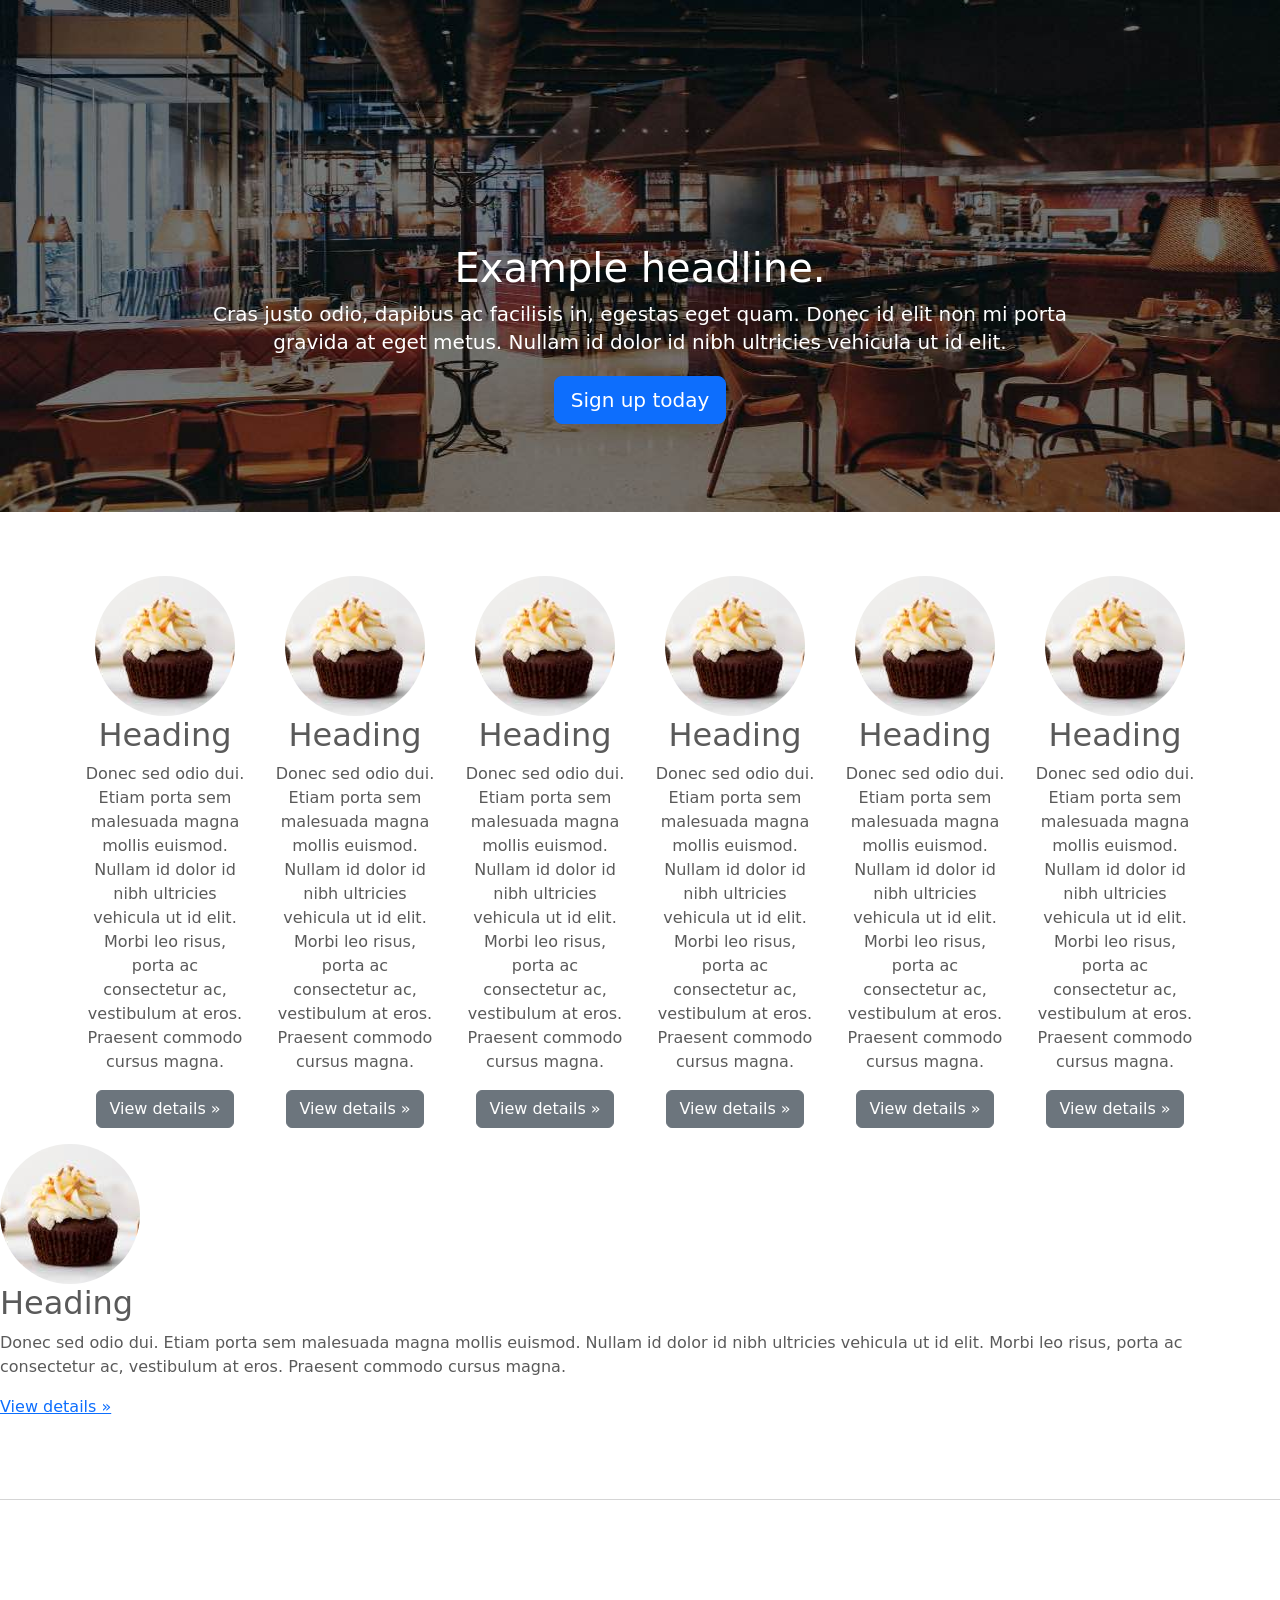
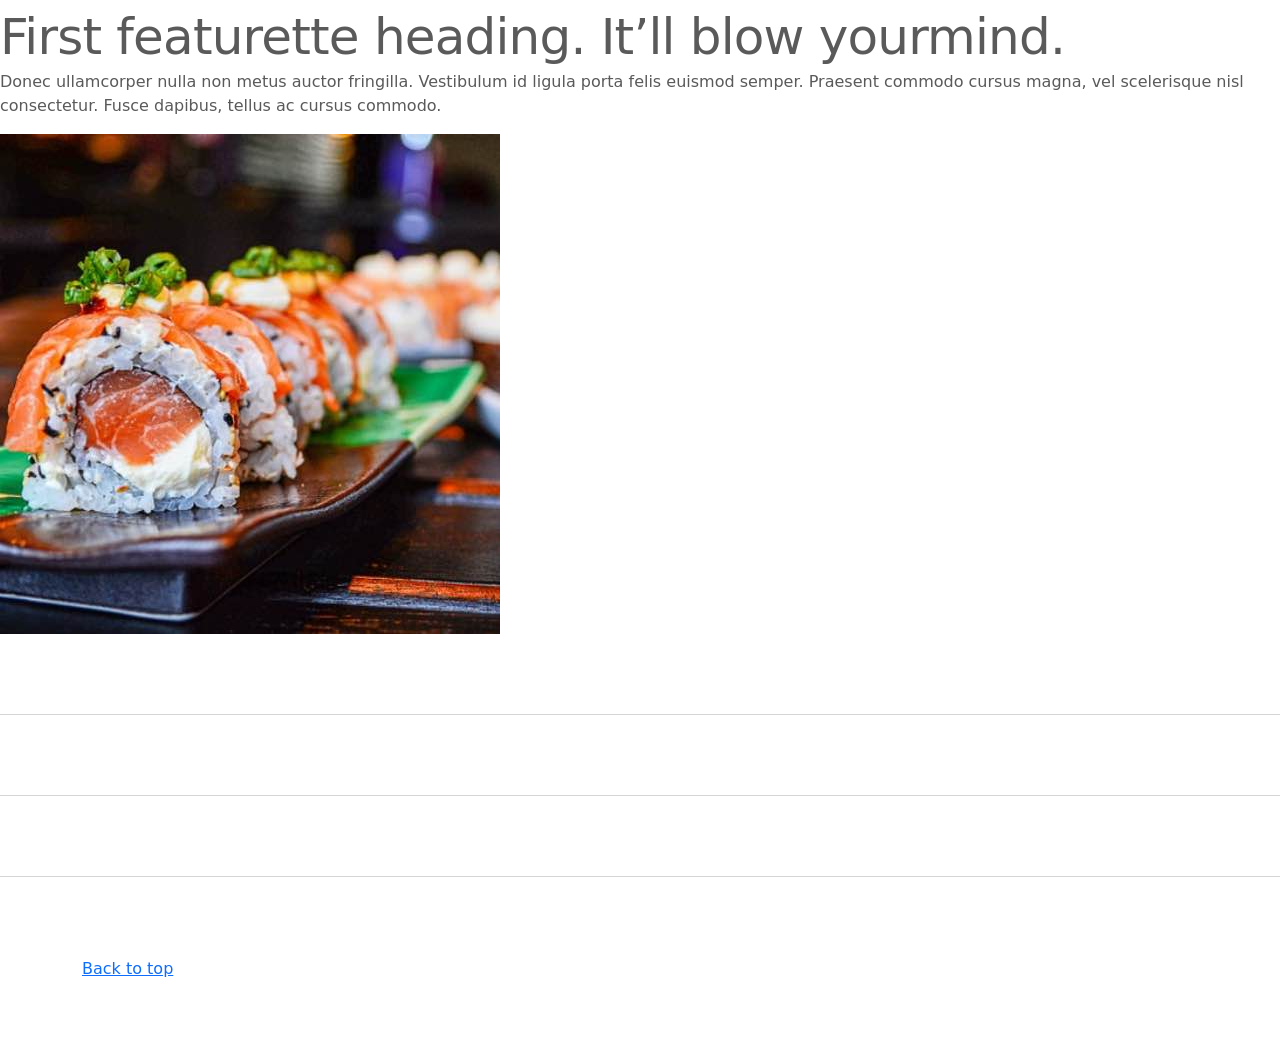
<file: kadai_005/index_for_student.html>
<!doctype html>
<html lang="en">
  <head>
    <meta charset="utf-8">
    <meta name="viewport" content="width=device-width, initial-scale=1">
    <meta name="description" content="">
    <meta name="author" content="Mark Otto, Jacob Thornton, and Bootstrap contributors">
    <meta name="generator" content="Hugo 0.79.0">
    <title>Carousel Template · Bootstrap v5.0</title>
    <link rel="canonical" href="https://getbootstrap.com/docs/5.0/examples/carousel/">
    <!-- ************************************************ bootstrap.min.cssの読み込み -->
    <link href="https://cdn.jsdelivr.net/npm/bootstrap@5.0.0-beta1/dist/css/bootstrap.min.css" rel="stylesheet" integrity="sha384-giJF6kkoqNQ00vy+HMDP7azOuL0xtbfIcaT9wjKHr8RbDVddVHyTfAAsrekwKmP1" crossorigin="anonymous">
    <!-- ************************************************ carousel.cssの読み込み -->
    <link href="carousel.css" rel="stylesheet">
    <!-- ************************************************ bootstrap.bundle.min.jsの読み込み -->
    <script src="https://cdn.jsdelivr.net/npm/bootstrap@5.0.0-beta1/dist/js/bootstrap.bundle.min.js" integrity="sha384-ygbV9kiqUc6oa4msXn9868pTtWMgiQaeYH7/t7LECLbyPA2x65Kgf80OJFdroafW" crossorigin="anonymous" defer></script>
  </head>
  <body>
    <main>
      <!-- ************************************************ カールセル開始 -->
      <!-- <div id="myCarousel" class="carousel slide" data-bs-ride="carousel"> -->
      <div id="myCarousel" class="carousel slide" data-bs-ride="carousel">
        <!-- <div class="carousel-inner"> -->
        <div class="carousel-inner">
          <!-- <div class="carousel-item active"> -->
          <div class="carousel-item active">
            <img src="img/top_1.jpg" alt="サンプル画像1">
            <div class="container">
              <!-- <div class="carousel-caption"> -->
              <div class="carousel-caption">
                <h1>Example headline.</h1>
                <p>Cras justo odio, dapibus ac facilisis in, egestas eget quam. Donec id elit non mi porta gravida at eget
                  metus. Nullam id dolor id nibh ultricies vehicula ut id elit.</p>
                <!-- <p><a class="btn btn-lg btn-primary" href="#" role="button">Sign up today</a></p> -->
                <p><a class="btn btn-lg btn-primary" href="#" role="button">Sign up today</a></p>
              </div>
            </div>
          </div>
        </div>
      </div>
      <!-- ************************************************ カールセル終了 -->

      <!-- 
      <div class="container">
        <style>
          .button-test {
            /* パディング（余白）上下方向10px 左右方向30px */
            padding: 10px 30px;
            /* ボタンの幅 300px */
            width: 300px;
            /* 背景色 青 */
            background-color: blue;
            /* フォント色 白 */
            color: white;
            /* テキスト中央揃え */
            text-align: center;
            /* フォントを太く */
            font-weight: bold;
            /* ボタンの角を丸める */
            border-radius: 5px;
            /* 上下左右方向の余白外側30px */
            margin: 30px;
            /* ボタンの影 */
            box-shadow: 0 0 20px 0 rgba(0, 0, 0, 30%);
          }
        </style>
        <button class="btn btn-primary btn-lg shadow">ここを押す</button>
        <div class="button-test">ここを押す</div>
        <a href=""class="btn btn-info btn-sm shadow">ここを押す</a>
       </div>
        -->

       <div class="container">
        <div class="row">
          
          <div class="col-md-2 col-6 text-center">
            <!-- start col-lg-4 -->
            <img src="img/cake.jpg" class="rounded-circle" alt="サンプル画像2">
            <h2>Heading</h2>
            <p>
               Donec sed odio dui. Etiam porta sem malesuada magna mollis 
               euismod. Nullam id dolor id nibh ultricies vehicula ut id elit. 
               Morbi leo risus, porta ac consectetur ac, vestibulum at eros. 
               Praesent commodo cursus magna.
            </p>
            <p><a class="btn btn-secondary" href="#" role="button">View details &raquo;</a></p>
          </div>
          <div class="col-md-2 col-6 text-center">
            <!-- start col-lg-4 -->
            <img src="img/cake.jpg" class="rounded-circle" alt="サンプル画像2">
            <h2>Heading</h2>
            <p>
               Donec sed odio dui. Etiam porta sem malesuada magna mollis 
               euismod. Nullam id dolor id nibh ultricies vehicula ut id elit. 
               Morbi leo risus, porta ac consectetur ac, vestibulum at eros. 
               Praesent commodo cursus magna.
            </p>
            <p><a class="btn btn-secondary" href="#" role="button">View details &raquo;</a></p>
          </div>
          <div class="col-md-2 col-6 text-center">
            <!-- start col-lg-4 -->
            <img src="img/cake.jpg" class="rounded-circle" alt="サンプル画像2">
            <h2>Heading</h2>
            <p>
               Donec sed odio dui. Etiam porta sem malesuada magna mollis 
               euismod. Nullam id dolor id nibh ultricies vehicula ut id elit. 
               Morbi leo risus, porta ac consectetur ac, vestibulum at eros. 
               Praesent commodo cursus magna.
            </p>
            <p><a class="btn btn-secondary" href="#" role="button">View details &raquo;</a></p>
          </div>
          <div class="col-md-2 col-6 text-center">
            <!-- start col-lg-4 -->
            <img src="img/cake.jpg" class="rounded-circle" alt="サンプル画像2">
            <h2>Heading</h2>
            <p>
               Donec sed odio dui. Etiam porta sem malesuada magna mollis 
               euismod. Nullam id dolor id nibh ultricies vehicula ut id elit. 
               Morbi leo risus, porta ac consectetur ac, vestibulum at eros. 
               Praesent commodo cursus magna.
            </p>
            <p><a class="btn btn-secondary" href="#" role="button">View details &raquo;</a></p>
          </div>
          <div class="col-md-2 col-6 text-center">
            <!-- start col-lg-4 -->
            <img src="img/cake.jpg" class="rounded-circle" alt="サンプル画像2">
            <h2>Heading</h2>
            <p>
               Donec sed odio dui. Etiam porta sem malesuada magna mollis 
               euismod. Nullam id dolor id nibh ultricies vehicula ut id elit. 
               Morbi leo risus, porta ac consectetur ac, vestibulum at eros. 
               Praesent commodo cursus magna.
            </p>
            <p><a class="btn btn-secondary" href="#" role="button">View details &raquo;</a></p>
          </div>
          <div class="col-md-2 col-6 text-center">
            <!-- start col-lg-4 -->
            <img src="img/cake.jpg" class="rounded-circle" alt="サンプル画像2">
            <h2>Heading</h2>
            <p>
               Donec sed odio dui. Etiam porta sem malesuada magna mollis 
               euismod. Nullam id dolor id nibh ultricies vehicula ut id elit. 
               Morbi leo risus, porta ac consectetur ac, vestibulum at eros. 
               Praesent commodo cursus magna.
            </p>
            <p><a class="btn btn-secondary" href="#" role="button">View details &raquo;</a></p>
          </div>

        </div>
       </div>

      <!-- <div class="container marketing"> -->
      <div class="">
        <!-- <div class="row"> -->
        <div class="">
          <!-- <div class="col-lg-4"> -->
          <div class="">
            <img src="img/cake.jpg" class="rounded-circle" alt="サンプル画像2">
            <h2>Heading</h2>
            <p>Donec sed odio dui. Etiam porta sem malesuada magna mollis euismod. Nullam id dolor id nibh ultricies
              vehicula ut id elit. Morbi leo risus, porta ac consectetur ac, vestibulum at eros. Praesent commodo cursus
              magna.</p>
            <!-- <p><a class="btn btn-secondary" href="#" role="button">View details &raquo;</a></p> -->
            <p><a class="" href="#" role="button">View details &raquo;</a></p>
          </div>
        </div>
        <hr class="featurette-divider">
        <!-- <div class="row"> -->
        <div class="">
          <!-- <div class="col-md-7"> -->
          <div class="">
            <!-- <h2 class="featurette-heading">First featurette heading. <span class="text-muted">It’ll blow yourmind.</span> -->
            <h2 class="featurette-heading">First featurette heading. <span class="">It’ll blow yourmind.</span></h2>
            <!-- <p class="lead">Donec ullamcorper nulla non metus auctor fringilla. Vestibulum id ligula porta felis
              euismod
              semper. Praesent commodo cursus magna, vel scelerisque nisl consectetur. Fusce dapibus, tellus ac cursus
              commodo.</p> -->
            <p class="">
              Donec ullamcorper nulla non metus auctor fringilla. Vestibulum id ligula porta felis
              euismod
              semper. Praesent commodo cursus magna, vel scelerisque nisl consectetur. Fusce dapibus, tellus ac cursus
              commodo.
            </p>
          </div>
          <!-- <div class="col-md-5"> -->
          <div class="">
            <!-- <img src="img/sushi.jpg" class="img-fluid" alt=""> -->
            <img src="img/sushi.jpg" class="" alt="サンプル画像3">
          </div>
        </div>
        <hr class="featurette-divider">
        <!-- ここにもう一つ左右を反転させたものを作ります。 -->
        <hr class="featurette-divider">
        <!-- ここにもう一つ左右を反転させたものを作ります。 -->
        <hr class="featurette-divider">
        <footer class="container">
          <!-- <p class="float-end"><a href="#">Back to top</a></p> -->
          <p class=""><a href="#">Back to top</a></p>
        </footer>
      </div>
    </main>
  </body>

</html>
</file>
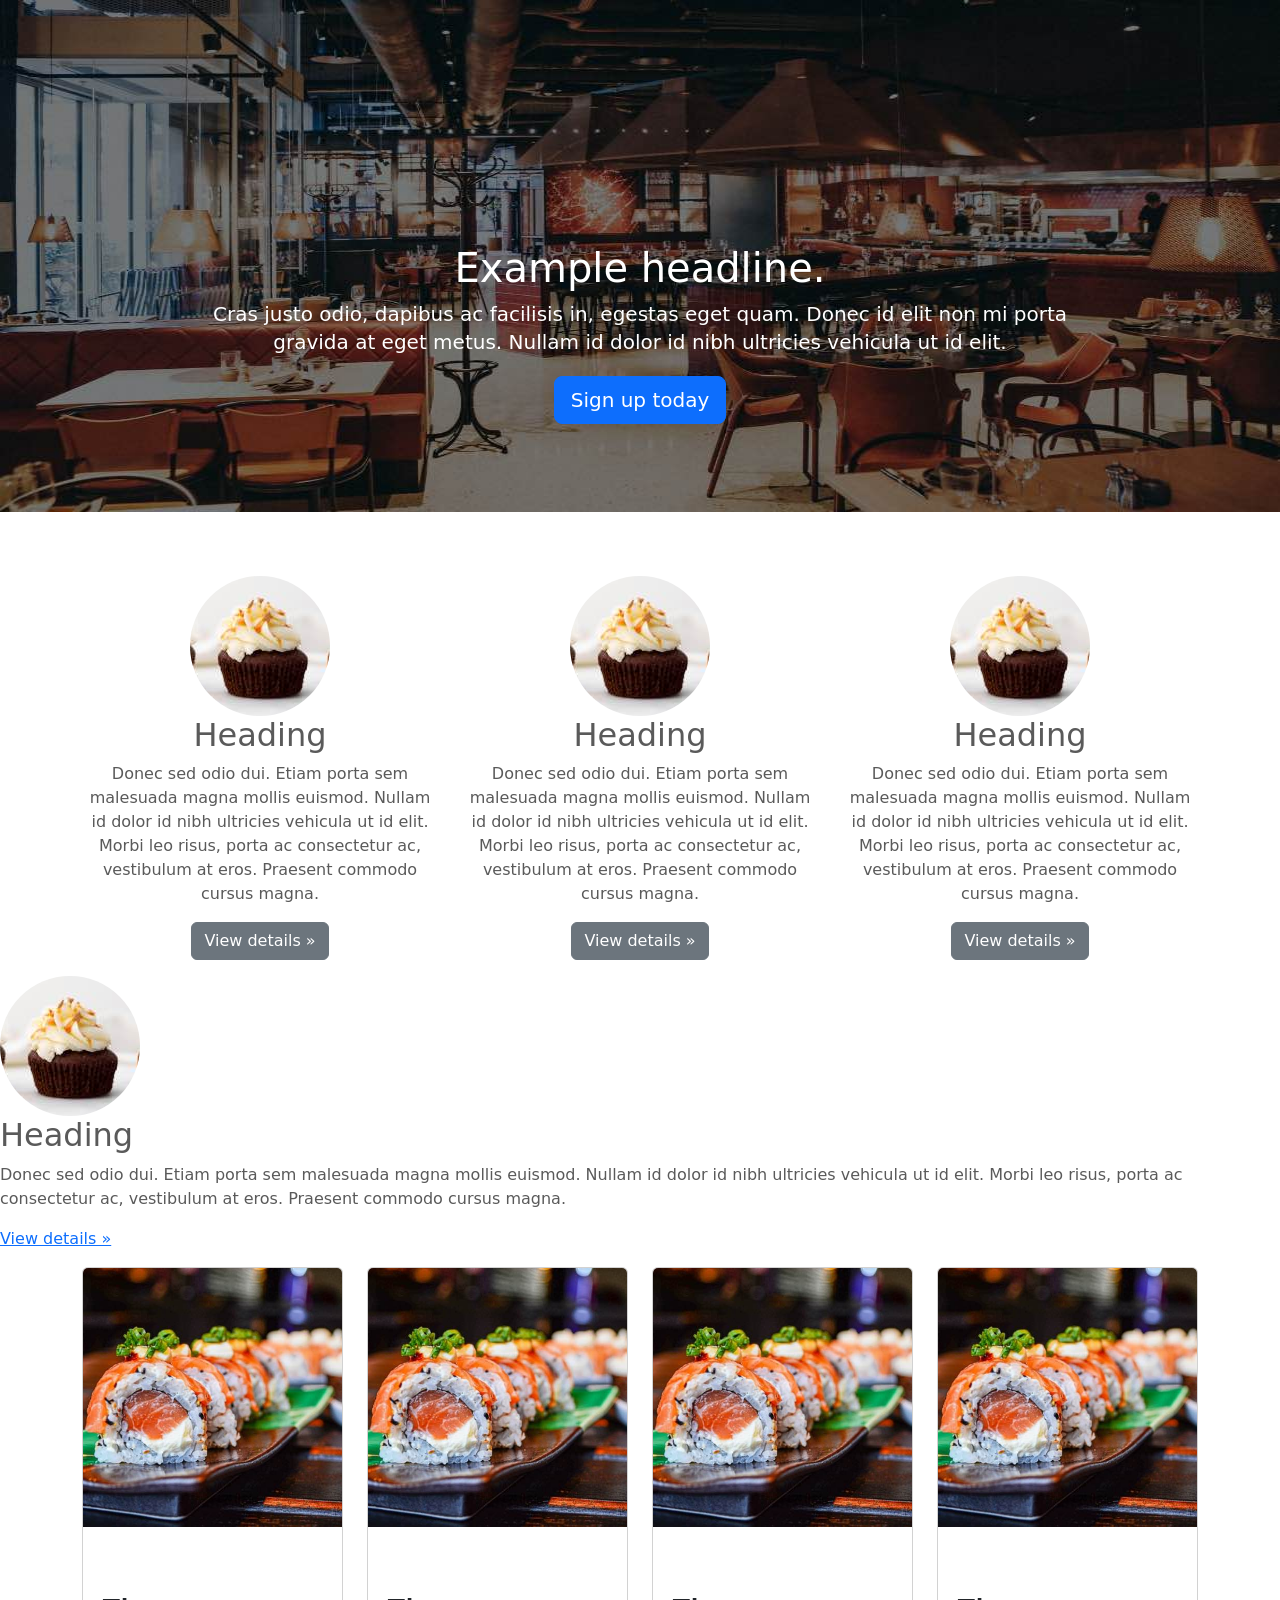
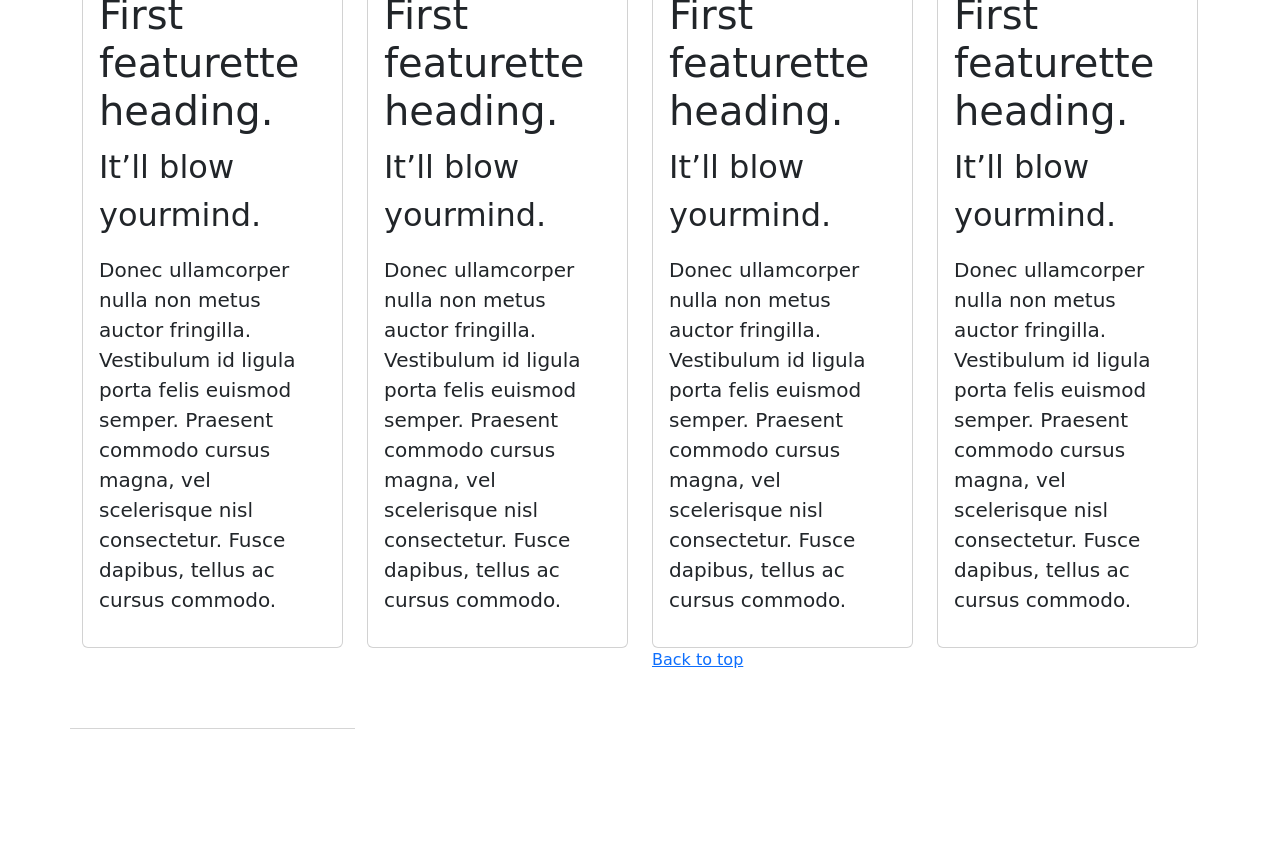
<file: kadai_006/index_for_student.html>
<!doctype html>
<html lang="en">
  <head>
    <meta charset="utf-8">
    <meta name="viewport" content="width=device-width, initial-scale=1">
    <meta name="description" content="">
    <meta name="author" content="Mark Otto, Jacob Thornton, and Bootstrap contributors">
    <meta name="generator" content="Hugo 0.79.0">
    <title>Carousel Template · Bootstrap v5.0</title>
    <link rel="canonical" href="https://getbootstrap.com/docs/5.0/examples/carousel/">
    <!-- ************************************************ bootstrap.min.cssの読み込み -->
    <link href="https://cdn.jsdelivr.net/npm/bootstrap@5.0.0-beta1/dist/css/bootstrap.min.css" rel="stylesheet" integrity="sha384-giJF6kkoqNQ00vy+HMDP7azOuL0xtbfIcaT9wjKHr8RbDVddVHyTfAAsrekwKmP1" crossorigin="anonymous">
    <!-- ************************************************ carousel.cssの読み込み -->
    <link href="carousel.css" rel="stylesheet">
    <!-- ************************************************ bootstrap.bundle.min.jsの読み込み -->
    <script src="https://cdn.jsdelivr.net/npm/bootstrap@5.0.0-beta1/dist/js/bootstrap.bundle.min.js" integrity="sha384-ygbV9kiqUc6oa4msXn9868pTtWMgiQaeYH7/t7LECLbyPA2x65Kgf80OJFdroafW" crossorigin="anonymous" defer></script>
  </head>

  <body>
    <main>
      <!-- ************************************************ カールセル開始 -->
      <!-- <div id="myCarousel" class="carousel slide" data-bs-ride="carousel"> -->
      <div id="myCarousel" class="carousel slide" data-bs-ride="carousel">
        <!-- <div class="carousel-inner"> -->
        <div class="carousel-inner">
          <!-- <div class="carousel-item active"> -->
          <div class="carousel-item active">
            <img src="img/top_1.jpg" alt="サンプル画像1">
            <div class="container">
              <!-- <div class="carousel-caption"> -->
              <div class="carousel-caption">
                <h1>Example headline.</h1>
                <p>Cras justo odio, dapibus ac facilisis in, egestas eget quam. Donec id elit non mi porta gravida at eget
                  metus. Nullam id dolor id nibh ultricies vehicula ut id elit.</p>
                <!-- <p><a class="btn btn-lg btn-primary" href="#" role="button">Sign up today</a></p> -->
                <p><a class="btn btn-lg btn-primary" href="#" role="button">Sign up today</a></p>
              </div>
            </div>
          </div>
        </div>
      </div>
      <!-- ************************************************ カールセル終了 -->

      <!-- 
      <div class="container">
        <style>
          .button-test {
            /* パディング（余白）上下方向10px 左右方向30px */
            padding: 10px 30px;
            /* ボタンの幅 300px */
            width: 300px;
            /* 背景色 青 */
            background-color: blue;
            /* フォント色 白 */
            color: white;
            /* テキスト中央揃え */
            text-align: center;
            /* フォントを太く */
            font-weight: bold;
            /* ボタンの角を丸める */
            border-radius: 5px;
            /* 上下左右方向の余白外側30px */
            margin: 30px;
            /* ボタンの影 */
            box-shadow: 0 0 20px 0 rgba(0, 0, 0, 30%);
          }
        </style>
        <button class="btn btn-primary btn-lg shadow">ここを押す</button>
        <div class="button-test">ここを押す</div>
        <a href=""class="btn btn-info btn-sm shadow">ここを押す</a>
       </div>
        -->

       <div class="container">
        <div class="row">
          <div class="col-md-4 text-center">
            
            <!-- start col-lg-4 -->
            <img src="img/cake.jpg" class="rounded-circle" alt="サンプル画像2">

            <h2>Heading</h2>
            <p>
               Donec sed odio dui. Etiam porta sem malesuada magna mollis 
               euismod. Nullam id dolor id nibh ultricies vehicula ut id elit. 
               Morbi leo risus, porta ac consectetur ac, vestibulum at eros. 
               Praesent commodo cursus magna.
            </p>
            <p><a class="btn btn-secondary" href="#" role="button">View details &raquo;</a></p>

          </div>

          <div class="col-md-4 text-center">
            <!-- start col-lg-4 -->
            <img src="img/cake.jpg" class="rounded-circle" alt="サンプル画像2">
            <h2>Heading</h2>
            <p>
               Donec sed odio dui. Etiam porta sem malesuada magna mollis 
               euismod. Nullam id dolor id nibh ultricies vehicula ut id elit. 
               Morbi leo risus, porta ac consectetur ac, vestibulum at eros. 
               Praesent commodo cursus magna.
            </p>
            <p><a class="btn btn-secondary" href="#" role="button">View details &raquo;</a></p>
          </div>

          <div class="col-md-4 text-center">
            <!-- start col-lg-4 -->
            <img src="img/cake.jpg" class="rounded-circle" alt="サンプル画像2">
            <h2>Heading</h2>
            <p>
               Donec sed odio dui. Etiam porta sem malesuada magna mollis 
               euismod. Nullam id dolor id nibh ultricies vehicula ut id elit. 
               Morbi leo risus, porta ac consectetur ac, vestibulum at eros. 
               Praesent commodo cursus magna.
            </p>
            <p><a class="btn btn-secondary" href="#" role="button">View details &raquo;</a></p>
          </div>

        </div>
       </div>

      <!-- <div class="container marketing"> -->
      <div class="">
        <!-- <div class="row"> -->
        <div class="">
          <!-- <div class="col-lg-4"> -->
          <div class="">
            <img src="img/cake.jpg" class="rounded-circle" alt="サンプル画像2">
            <h2>Heading</h2>
            <p>Donec sed odio dui. Etiam porta sem malesuada magna mollis euismod. Nullam id dolor id nibh ultricies
              vehicula ut id elit. Morbi leo risus, porta ac consectetur ac, vestibulum at eros. Praesent commodo cursus
              magna.</p>
            <!-- <p><a class="btn btn-secondary" href="#" role="button">View details &raquo;</a></p> -->
            <p><a class="" href="#" role="button">View details &raquo;</a></p>
          </div>
        </div>

      <div class="container">
        <div class="row row-cols-4">
          <div class="col">
            <div class="card">
              <img src="img/sushi.jpg" class="card-img-top" alt="サンプル画像3">
              <div class="card-body">
                <h2 class="fs-1 mt-5">First featurette heading.</h2>
                <p class="fs-2">It’ll blow yourmind.</p>
                <p class="lead">
                  Donec ullamcorper nulla non metus auctor fringilla. Vestibulum id ligula porta felis
                 euismod
                 semper. Praesent commodo cursus magna, vel scelerisque nisl consectetur. Fusce dapibus, tellus ac cursus
                 commodo.
                </p>
              </div>
            </div>
          </div>
          <div class="col">
            <div class="card">
              <img src="img/sushi.jpg" class="card-img-top" alt="サンプル画像3">
              <div class="card-body">
                <h2 class="fs-1 mt-5">First featurette heading.</h2>
                <p class="fs-2">It’ll blow yourmind.</p>
                <p class="lead">
                  Donec ullamcorper nulla non metus auctor fringilla. Vestibulum id ligula porta felis
                 euismod
                 semper. Praesent commodo cursus magna, vel scelerisque nisl consectetur. Fusce dapibus, tellus ac cursus
                 commodo.
                </p>
              </div>
            </div>
          </div>
          <div class="col">
            <div class="card">
              <img src="img/sushi.jpg" class="card-img-top" alt="サンプル画像3">
              <div class="card-body">
                <h2 class="fs-1 mt-5">First featurette heading.</h2>
                <p class="fs-2">It’ll blow yourmind.</p>
                <p class="lead">
                  Donec ullamcorper nulla non metus auctor fringilla. Vestibulum id ligula porta felis
                 euismod
                 semper. Praesent commodo cursus magna, vel scelerisque nisl consectetur. Fusce dapibus, tellus ac cursus
                 commodo.
                </p>
              </div>
            </div>
          </div>
          <div class="col">
            <div class="card">
              <img src="img/sushi.jpg" class="card-img-top" alt="サンプル画像3">
              <div class="card-body">
                <h2 class="fs-1 mt-5">First featurette heading.</h2>
                <p class="fs-2">It’ll blow yourmind.</p>
                <p class="lead">
                  Donec ullamcorper nulla non metus auctor fringilla. Vestibulum id ligula porta felis
                 euismod
                 semper. Praesent commodo cursus magna, vel scelerisque nisl consectetur. Fusce dapibus, tellus ac cursus
                 commodo.
                </p>
              </div>
            </div>
          </div>

        <hr class="featurette-divider">
        <footer class="container">
          <!-- <p class="float-end"><a href="#">Back to top</a></p> -->
          <p class=""><a href="#">Back to top</a></p>
        </footer>
      </div>
    </main>
  </body>

</html>
</file>
<file: kadai_tutorial_output/stylesheet/style.css>
/* 共通 */
html,
body {
  overflow-x: hidden;
}

body {
  color: #000000;
  font-family: 'Noto Sans JP', sans-serif;
  padding-bottom: 0;

}

p {
  line-height: 2.0em;
  font-weight: 100;
  font-style: normal;
  font-size: 14px;

}

.section_title {
  /* フォントサイズ36px */
  font-size: 36px;

  /* フォントの太さ600　標準は400です */
  font-weight: 600;
}

/* section_titleに疑似要素を追加 */
.section_title::after {

  /* 疑似要素はデフォルトでインライン要素のためブロック要素に変更 */
  display: block;

  /* サブタイトル文字の大きさや余白を設定 */
  font-size: 14px;
  font-weight: 400;
  padding: 16px 0 16px;

  /* 下線の幅を100pxに設定 */
  width: 100px;
  
  /* 下線を直線・1px・黒色に設定 */
  border-bottom: solid 1px #000000;
}


/* ナビゲーションバー */
.navbar_brand_logo {

  /* サイズを32pxの正方形へ変更 */
  width: 32px;
  height: 32px;

  /* imgはインライン要素なのでインラインブロックに設定 */
  display: inline-block;

  /* "SAMURAI KITCHEN" 文字との空白を15pxに設定 */
  margin-right: 15px;

}

/* カンマで区切ると複数のクラスに適用可能 */
.my_navbar_brand,
.my_nav_link {

  /* フォントサイズを16pxに設定 */
  font-size: 16px;

  /* フォントをserif体に設定 */
  font-family: 'Lora', serif;

  /* フォント色を黒色に設定 */
  color: #000000 !important;

}

/* Bootstrapのボタンに初期設定されている周囲のborder（枠線）を消す*/
.navbar-toggler {
  padding: 0 !important;
  border: none;
}

/* ハンバーガーボタンがチェック状態である（押されている）とき、閉じるボタン（×）を表示する */
#hamburger_btn_check:checked~.hamburger_btn .btn_close {
  display: block;
}

/* ハンバーガーボタンがチェック状態である（押されている）とき、ハンバーガーボタンを表示しない */
#hamburger_btn_check:checked~.hamburger_btn .btn_open {
  display: none;
}

/* 最初に表示した時は、閉じるボタン（×）は表示しない */
.btn_close {
  display: none;
}

/* ハンバーガーボタンが押されているかを判断するためのチェックボックスは隠す */
#hamburger_btn_check {
  display: none;
}


/* カルーセル */
.my_carousel_caption {

  /* フォントサイズ52px */
  font-size: 52px;

  /* 上下に余白追加 */
  padding-top: 1.25rem;
  padding-bottom: 1.25rem;

  /* フォント色は白色 */
  color: #fff;

  /* テキスト中央揃え */
  text-align: center;
  font-family: 'Lora', serif;
  line-height: 1.5em;
}

/* 疑似要素でアイコンを配置。前に配置しています */
.my_carousel_caption::before {
  content: url(../img/logoSymbol_White.png);
  display: block;
}

/* スマートフォン画面幅（画面幅が最大375pxまで）の場合、以下のスタイルを適用。 */
@media (max-width:767.98px) {
  .my_carousel_caption {

    /* フォントサイズを27pxにする */
    font-size: 27px;
  }
}

/* carousel-itemの高さを32remに指定 */
.carousel-item {
  height: 32rem;
}

/* carousel-item直下の子要素imgタグに設定 */
.carousel-item>img {

  /* 絶対位置を指定 */
  position: absolute;
  top: 0;
  left: 0;
  min-width: 100%;

  /* 高さはcarousel-itemに揃える */
  height: 32rem;
}


/* アバウト */

/* aboutクラスのあとに"私たちについて"の文字を追加 */
.about::after {
  content: "私たちについて";
}

.about_us_bg {
  background-color: #FFE6A5;
}


/* ギャラリー */
.gallery::after {
  content: "ギャラリー";
  margin: 0 auto 0;
}


/* メニュー */
.menu::after {
  content: "メニュー";
  margin: 0 auto 0;
}

.menu_title {
  font-size: 18px;
  font-weight: 600;
  font-style: normal;
}

.menu_price {
  font-size: 20px;
  font-weight: 400;
  font-family: 'Lora', serif;
}


/* レビュー */
/* 背景画像を設定 */
.review_wrapper {
  background-image: url(../img/background-reviews.jpg);
  background-repeat: no-repeat;
  background-size: cover;
}

/* サブタイトルを疑似要素で表示 */
.review::after {
  content: "お客様の声";
  margin: 0 auto 0;
  border-bottom: solid 1px #FFFFFF;
}

/* 白い背景色の高さを固定 */
.h_420 {
  height: 420px;
  position: relative;
}

/* レビューの画像を修正 */
.reviewer_img {
  /* サイズを48px */
  width: 48px;
  height: 48px;

  /* 円形にします */
  border-radius: 50%;
  margin-right: 16px;
}

/* 星のアイコン画像です */
.star_img {
  /* サイズを25pxにします */
  width: 25px;
  height: 25px;
}

/* 詳細ボタンを下部に固定 */
.fix_bottom {
  /* positionプロパティで絶対配置 */
  position: absolute;
  /* ボタンのサイズ変更 */
  width: 80px;
  height: 44px;
  /* 左から24px、下から24pxの位置に配置 */
  left: 24px;
  bottom: 24px;
}


/* アクセス */
.access::after {
  content: "アクセス";
  margin: 0 auto 0;
}


/* フッター */
/* 背景色を画像の背景と同じ色に設定 */
#footer {
  background-color: #FAFAFA;
}

/* position: absoluteで下からの距離で固定 */
.copy_right {
  font-size: 14px;

  /* 先祖要素のdivタグの左下の角を基準に絶対配置します */
  position: absolute;

  /* 下から1rem 左から12px */
  bottom: 1rem;
  left: 12px;
  display: flex;
}

/* copy_rightのクラスを適用したdivタグの子要素のpタグに適用される */
.copy_right>p {
  margin-right: 5rem;
  margin-bottom: 0;
}

/* copy_rightのクラスを適用したdivタグの子要素で、sns_imgクラスを適用しているimgタグに適用される */
.copy_right>img.sns_img {

  /* SNSアイコンのサイズ24px */
  height: 24px;
  width: 24px;

  /* 右方向へ余白10px */
  margin-right: 10px;
  margin-top: 0;
}

/* restaurant_info直下の子要素pタグ全てに適用される */
.restaurant_info p {
  font-weight: 400;
  line-height: 1.5;
  font-size: 16px;
}

/* restaiurant_info直下の子要素imgタグ全てに適用される */
.restaurant_info img {
  width: 20px;
  height: 20px;
  margin-right: 10px;
  line-height: 1.5;
  margin-top: auto;
}

/* サイトアイコンを64pxに設定 */
.footer_brand_logo {
  width: 64px;
  height: 64px;
  display: inline-block;
  /* 右側余白15px */
  margin-right: 15px;
}

/* サイトタイトルのフォントをserif体（明朝体）に設定 */
.footer_text {
  font-size: 24px;
  font-family: 'Lora', serif;
}

/* スマートフォン画面幅（最大991pxまで）でスタイルを適用 */
@media screen and (max-width: 991px) {
  .footer_text,
  .copy_right {
    margin-top: 2rem;
    text-align: center;
    position: relative;
  }
  
  .copy_right>p, img {
    margin-right: 1rem;
    font-size: 14px;
    margin: 0;
    line-height: 35px;
  }
}
</file>
<file: kadai_003/carousel.css>
/* ----------------------------------------------- 全体の文字色修正と下部の余白の調整 */
body {
  /* padding-top: 3rem; */
  padding-bottom: 3rem;
  color: #5a5a5a;
}

/* ----------------------------------------------- カルーセルのカスタマイズ */
.carousel {
  margin-bottom: 4rem;
}

.carousel-caption {
  bottom: 3rem;
  z-index: 10;
}

.carousel-item {
  height: 32rem;
}

.carousel-item > img {
  position: absolute;
  top: 0;
  left: 0;
  min-width: 100%;
  height: 32rem;
}

/* ----------------------------------------------- マーケティングコンテンツ */
.marketing .col-lg-4 {
  margin-bottom: 1.5rem;
  text-align: center;
}

.marketing h2 {
  font-weight: 400;
}

/* rtl:begin:ignore */
.marketing .col-lg-4 p {
  margin-right: .75rem;
  margin-left: .75rem;
}

/* rtl:end:ignore */

/* ----------------------------------------------- フィーチャーレット */
.featurette-divider {
  margin: 5rem 0;
  /* Space out the Bootstrap <hr> more */
}

.featurette-heading {
  font-weight: 300;
  line-height: 1;
  /* rtl:remove */
  letter-spacing: -.05rem;
}

/* ----------------------------------------------- レスポンシブデザイン */
@media (min-width: 40em) {
  .carousel-caption p {
    margin-bottom: 1.25rem;
    font-size: 1.25rem;
    line-height: 1.4;
  }

  .featurette-heading {
    font-size: 50px;
  }
}

@media (min-width: 62em) {
  .featurette-heading {
    margin-top: 7rem;
  }
}
</file>
<file: kadai_004/carousel.css>
/* ----------------------------------------------- 全体の文字色修正と下部の余白の調整 */
body {
  /* padding-top: 3rem; */
  padding-bottom: 3rem;
  color: #5a5a5a;
}

/* ----------------------------------------------- カルーセルのカスタマイズ */
.carousel {
  margin-bottom: 4rem;
}

.carousel-caption {
  bottom: 3rem;
  z-index: 10;
}

.carousel-item {
  height: 32rem;
}

.carousel-item > img {
  position: absolute;
  top: 0;
  left: 0;
  min-width: 100%;
  height: 32rem;
}

/* ----------------------------------------------- マーケティングコンテンツ */
.marketing .col-lg-4 {
  margin-bottom: 1.5rem;
  text-align: center;
}

.marketing h2 {
  font-weight: 400;
}

/* rtl:begin:ignore */
.marketing .col-lg-4 p {
  margin-right: .75rem;
  margin-left: .75rem;
}

/* rtl:end:ignore */

/* ----------------------------------------------- フィーチャーレット */
.featurette-divider {
  margin: 5rem 0;
  /* Space out the Bootstrap <hr> more */
}

.featurette-heading {
  font-weight: 300;
  line-height: 1;
  /* rtl:remove */
  letter-spacing: -.05rem;
}

/* ----------------------------------------------- レスポンシブデザイン */
@media (min-width: 40em) {
  .carousel-caption p {
    margin-bottom: 1.25rem;
    font-size: 1.25rem;
    line-height: 1.4;
  }

  .featurette-heading {
    font-size: 50px;
  }
}

@media (min-width: 62em) {
  .featurette-heading {
    margin-top: 7rem;
  }
}
</file>
<file: kadai_005/carousel.css>
/* ----------------------------------------------- 全体の文字色修正と下部の余白の調整 */
body {
  /* padding-top: 3rem; */
  padding-bottom: 3rem;
  color: #5a5a5a;
}

/* ----------------------------------------------- カルーセルのカスタマイズ */
.carousel {
  margin-bottom: 4rem;
}

.carousel-caption {
  bottom: 3rem;
  z-index: 10;
}

.carousel-item {
  height: 32rem;
}

.carousel-item > img {
  position: absolute;
  top: 0;
  left: 0;
  min-width: 100%;
  height: 32rem;
}

/* ----------------------------------------------- マーケティングコンテンツ */
.marketing .col-lg-4 {
  margin-bottom: 1.5rem;
  text-align: center;
}

.marketing h2 {
  font-weight: 400;
}

/* rtl:begin:ignore */
.marketing .col-lg-4 p {
  margin-right: .75rem;
  margin-left: .75rem;
}

/* rtl:end:ignore */

/* ----------------------------------------------- フィーチャーレット */
.featurette-divider {
  margin: 5rem 0;
  /* Space out the Bootstrap <hr> more */
}

.featurette-heading {
  font-weight: 300;
  line-height: 1;
  /* rtl:remove */
  letter-spacing: -.05rem;
}

/* ----------------------------------------------- レスポンシブデザイン */
@media (min-width: 40em) {
  .carousel-caption p {
    margin-bottom: 1.25rem;
    font-size: 1.25rem;
    line-height: 1.4;
  }

  .featurette-heading {
    font-size: 50px;
  }
}

@media (min-width: 62em) {
  .featurette-heading {
    margin-top: 7rem;
  }
}
</file>
<file: kadai_006/carousel.css>
/* ----------------------------------------------- 全体の文字色修正と下部の余白の調整 */
body {
  /* padding-top: 3rem; */
  padding-bottom: 3rem;
  color: #5a5a5a;
}

/* ----------------------------------------------- カルーセルのカスタマイズ */
.carousel {
  margin-bottom: 4rem;
}

.carousel-caption {
  bottom: 3rem;
  z-index: 10;
}

.carousel-item {
  height: 32rem;
}

.carousel-item > img {
  position: absolute;
  top: 0;
  left: 0;
  min-width: 100%;
  height: 32rem;
}

/* ----------------------------------------------- マーケティングコンテンツ */
.marketing .col-lg-4 {
  margin-bottom: 1.5rem;
  text-align: center;
}

.marketing h2 {
  font-weight: 400;
}

/* rtl:begin:ignore */
.marketing .col-lg-4 p {
  margin-right: .75rem;
  margin-left: .75rem;
}

/* rtl:end:ignore */

/* ----------------------------------------------- フィーチャーレット */
.featurette-divider {
  margin: 5rem 0;
  /* Space out the Bootstrap <hr> more */
}

.featurette-heading {
  font-weight: 300;
  line-height: 1;
  /* rtl:remove */
  letter-spacing: -.05rem;
}

/* ----------------------------------------------- レスポンシブデザイン */
@media (min-width: 40em) {
  .carousel-caption p {
    margin-bottom: 1.25rem;
    font-size: 1.25rem;
    line-height: 1.4;
  }

  .featurette-heading {
    font-size: 50px;
  }
}

@media (min-width: 62em) {
  .featurette-heading {
    margin-top: 7rem;
  }
}
</file>
